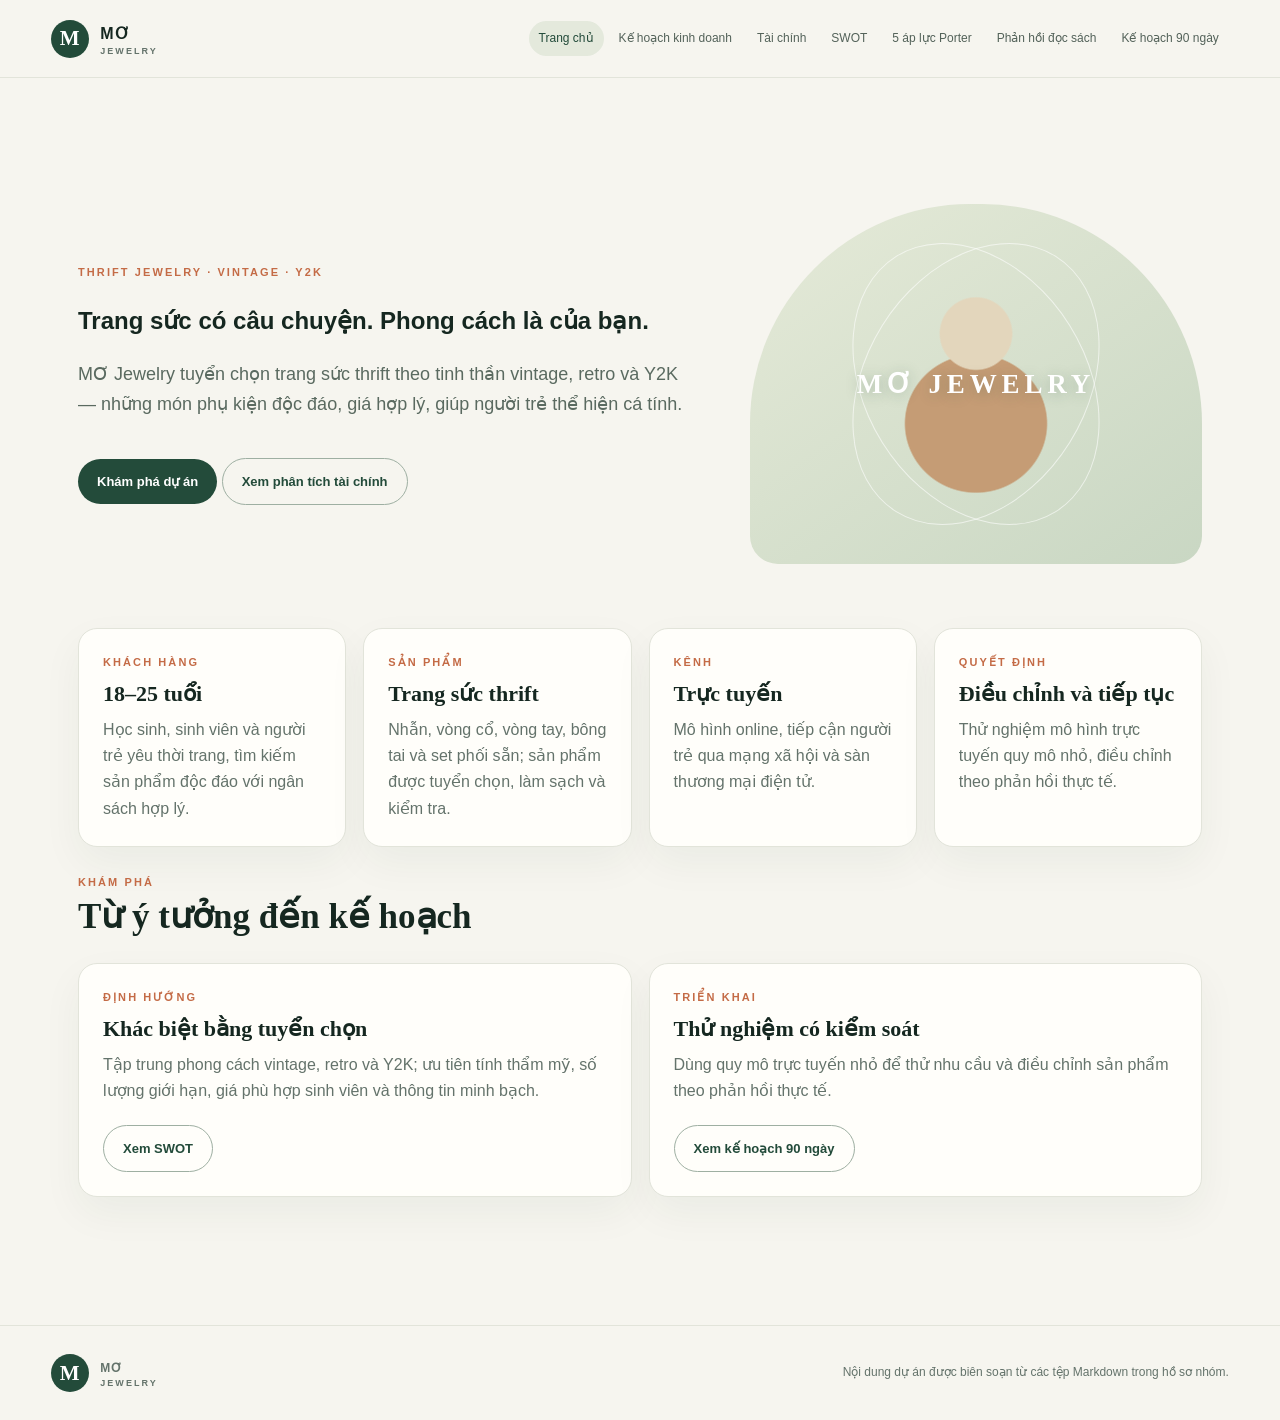
<file: index.html>
<!doctype html><html lang="vi"><head><meta charset="utf-8"><meta name="viewport" content="width=device-width, initial-scale=1"><meta name="theme-color" content="#10251f"><title>Trang chủ · MƠ Jewelry</title><link rel="stylesheet" href="style.css"></head><body><header class="topbar"><a class="brand" href="index.html"><span class="brand-mark">M</span><span>MƠ <small>JEWELRY</small></span></a><button class="menu-toggle" aria-label="Mở điều hướng" onclick="document.body.classList.toggle('nav-open')">☰</button><nav><a class="active" href="index.html">Trang chủ</a><a class="" href="business-plan.html">Kế hoạch kinh doanh</a><a class="" href="financial-analysis.html">Tài chính</a><a class="" href="swot.html">SWOT</a><a class="" href="five-forces.html">5 áp lực Porter</a><a class="" href="reflections.html">Phản hồi đọc sách</a><a class="" href="action-plan.html">Kế hoạch 90 ngày</a></nav></header><main><section class="hero-home"><div><div class="eyebrow">Thrift jewelry · Vintage · Y2K</div><h1>Trang sức có câu chuyện. Phong cách là của bạn.</h1><p class="lead">MƠ Jewelry tuyển chọn trang sức thrift theo tinh thần vintage, retro và Y2K — những món phụ kiện độc đáo, giá hợp lý, giúp người trẻ thể hiện cá tính.</p><a class="button" href="business-plan.html">Khám phá dự án</a> <a class="button secondary" href="financial-analysis.html">Xem phân tích tài chính</a></div><div class="hero-art"><span>MƠ JEWELRY</span></div></section><section class="grid four"><article class="card"><div class="eyebrow">Khách hàng</div><h3>18–25 tuổi</h3><p>Học sinh, sinh viên và người trẻ yêu thời trang, tìm kiếm sản phẩm độc đáo với ngân sách hợp lý.</p></article><article class="card"><div class="eyebrow">Sản phẩm</div><h3>Trang sức thrift</h3><p>Nhẫn, vòng cổ, vòng tay, bông tai và set phối sẵn; sản phẩm được tuyển chọn, làm sạch và kiểm tra.</p></article><article class="card"><div class="eyebrow">Kênh</div><h3>Trực tuyến</h3><p>Mô hình online, tiếp cận người trẻ qua mạng xã hội và sàn thương mại điện tử.</p></article><article class="card"><div class="eyebrow">Quyết định</div><h3>Điều chỉnh và tiếp tục</h3><p>Thử nghiệm mô hình trực tuyến quy mô nhỏ, điều chỉnh theo phản hồi thực tế.</p></article></section><section class="section"><div class="section-head"><div><div class="eyebrow">Khám phá</div><h2>Từ ý tưởng đến kế hoạch</h2></div></div><div class="grid two"><article class="card"><div class="eyebrow">Định hướng</div><h3>Khác biệt bằng tuyển chọn</h3><p>Tập trung phong cách vintage, retro và Y2K; ưu tiên tính thẩm mỹ, số lượng giới hạn, giá phù hợp sinh viên và thông tin minh bạch.</p><a class="button secondary" href="swot.html">Xem SWOT</a></article><article class="card"><div class="eyebrow">Triển khai</div><h3>Thử nghiệm có kiểm soát</h3><p>Dùng quy mô trực tuyến nhỏ để thử nhu cầu và điều chỉnh sản phẩm theo phản hồi thực tế.</p><a class="button secondary" href="action-plan.html">Xem kế hoạch 90 ngày</a></article></div></section></main><footer><a class="brand" href="index.html"><span class="brand-mark">M</span><span>MƠ <small>JEWELRY</small></span></a><p>Nội dung dự án được biên soạn từ các tệp Markdown trong hồ sơ nhóm.</p></footer></body></html>
</file>
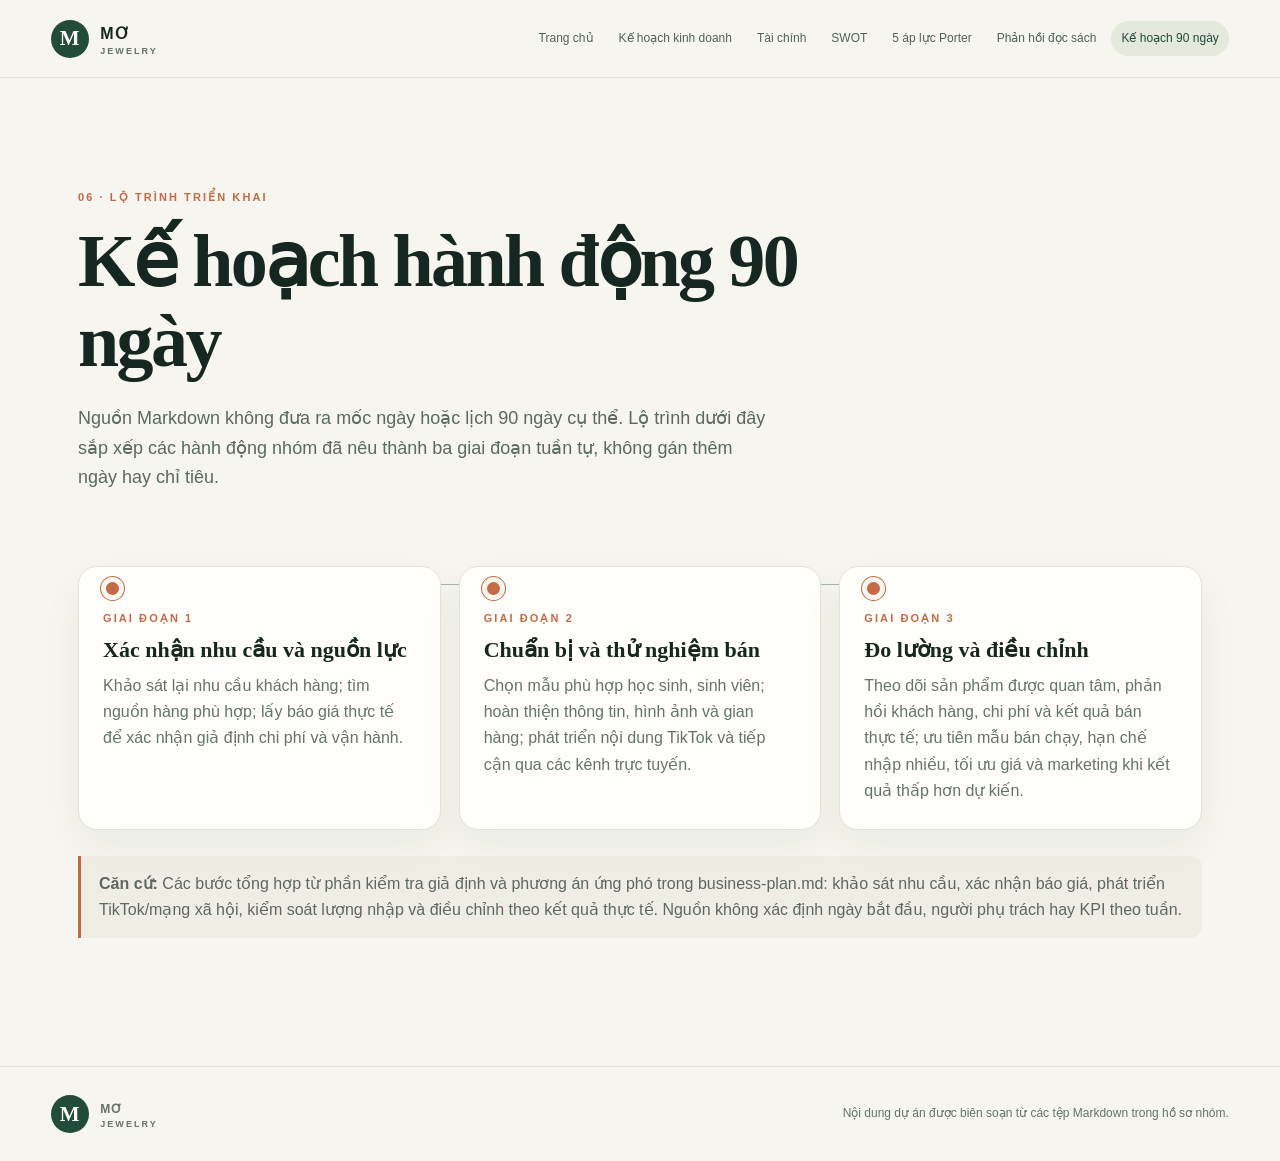
<file: action-plan.html>
<!doctype html><html lang="vi"><head><meta charset="utf-8"><meta name="viewport" content="width=device-width, initial-scale=1"><meta name="theme-color" content="#10251f"><title>Kế hoạch hành động 90 ngày · MƠ Jewelry</title><link rel="stylesheet" href="style.css"></head><body><header class="topbar"><a class="brand" href="index.html"><span class="brand-mark">M</span><span>MƠ <small>JEWELRY</small></span></a><button class="menu-toggle" aria-label="Mở điều hướng" onclick="document.body.classList.toggle('nav-open')">☰</button><nav><a class="" href="index.html">Trang chủ</a><a class="" href="business-plan.html">Kế hoạch kinh doanh</a><a class="" href="financial-analysis.html">Tài chính</a><a class="" href="swot.html">SWOT</a><a class="" href="five-forces.html">5 áp lực Porter</a><a class="" href="reflections.html">Phản hồi đọc sách</a><a class="active" href="action-plan.html">Kế hoạch 90 ngày</a></nav></header><main><section class="hero"><div class="eyebrow">06 · Lộ trình triển khai</div><h1>Kế hoạch hành động 90 ngày</h1><p class="lead">Nguồn Markdown không đưa ra mốc ngày hoặc lịch 90 ngày cụ thể. Lộ trình dưới đây sắp xếp các hành động nhóm đã nêu thành ba giai đoạn tuần tự, không gán thêm ngày hay chỉ tiêu.</p></section><section class="timeline"><article class="card phase"><div class="eyebrow">Giai đoạn 1</div><h3>Xác nhận nhu cầu và nguồn lực</h3><p>Khảo sát lại nhu cầu khách hàng; tìm nguồn hàng phù hợp; lấy báo giá thực tế để xác nhận giả định chi phí và vận hành.</p></article><article class="card phase"><div class="eyebrow">Giai đoạn 2</div><h3>Chuẩn bị và thử nghiệm bán</h3><p>Chọn mẫu phù hợp học sinh, sinh viên; hoàn thiện thông tin, hình ảnh và gian hàng; phát triển nội dung TikTok và tiếp cận qua các kênh trực tuyến.</p></article><article class="card phase"><div class="eyebrow">Giai đoạn 3</div><h3>Đo lường và điều chỉnh</h3><p>Theo dõi sản phẩm được quan tâm, phản hồi khách hàng, chi phí và kết quả bán thực tế; ưu tiên mẫu bán chạy, hạn chế nhập nhiều, tối ưu giá và marketing khi kết quả thấp hơn dự kiến.</p></article></section><section class="section"><div class="note"><strong>Căn cứ:</strong> Các bước tổng hợp từ phần kiểm tra giả định và phương án ứng phó trong business-plan.md: khảo sát nhu cầu, xác nhận báo giá, phát triển TikTok/mạng xã hội, kiểm soát lượng nhập và điều chỉnh theo kết quả thực tế. Nguồn không xác định ngày bắt đầu, người phụ trách hay KPI theo tuần.</div></section></main><footer><a class="brand" href="index.html"><span class="brand-mark">M</span><span>MƠ <small>JEWELRY</small></span></a><p>Nội dung dự án được biên soạn từ các tệp Markdown trong hồ sơ nhóm.</p></footer></body></html>
</file>
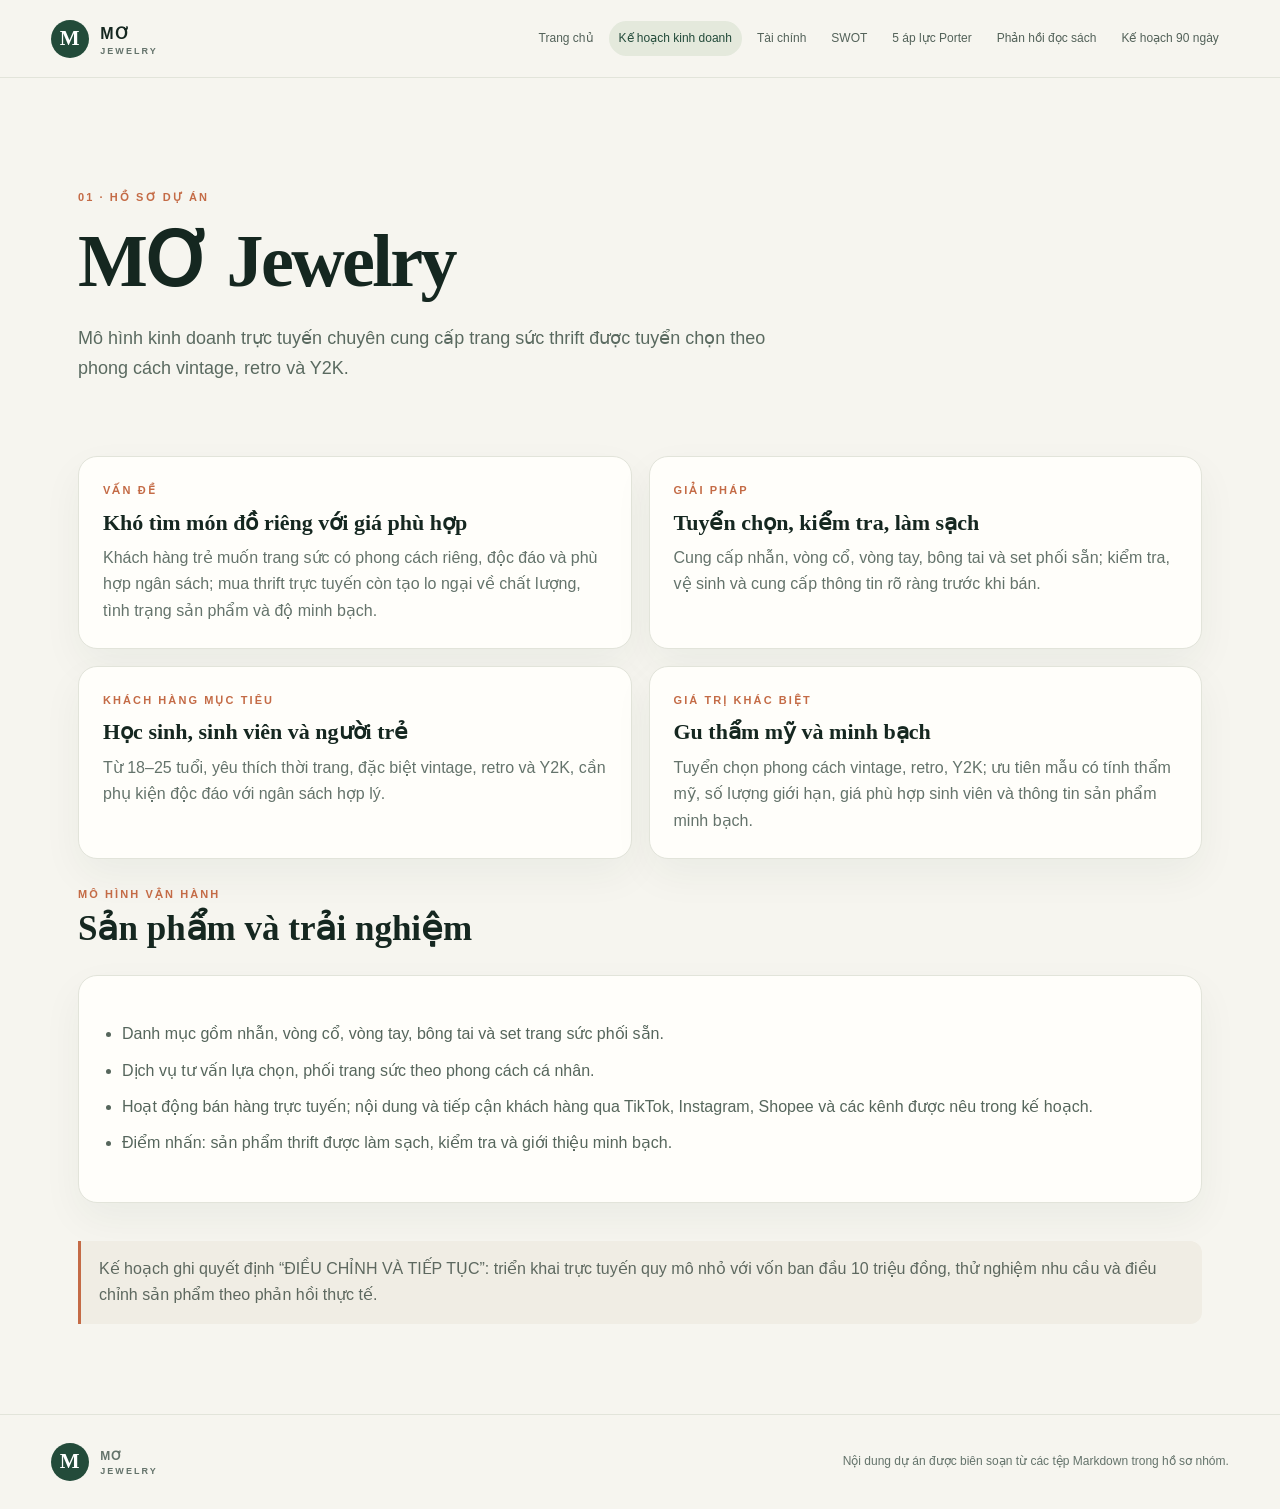
<file: business-plan.html>
<!doctype html><html lang="vi"><head><meta charset="utf-8"><meta name="viewport" content="width=device-width, initial-scale=1"><meta name="theme-color" content="#10251f"><title>Kế hoạch kinh doanh · MƠ Jewelry</title><link rel="stylesheet" href="style.css"></head><body><header class="topbar"><a class="brand" href="index.html"><span class="brand-mark">M</span><span>MƠ <small>JEWELRY</small></span></a><button class="menu-toggle" aria-label="Mở điều hướng" onclick="document.body.classList.toggle('nav-open')">☰</button><nav><a class="" href="index.html">Trang chủ</a><a class="active" href="business-plan.html">Kế hoạch kinh doanh</a><a class="" href="financial-analysis.html">Tài chính</a><a class="" href="swot.html">SWOT</a><a class="" href="five-forces.html">5 áp lực Porter</a><a class="" href="reflections.html">Phản hồi đọc sách</a><a class="" href="action-plan.html">Kế hoạch 90 ngày</a></nav></header><main><section class="hero"><div class="eyebrow">01 · Hồ sơ dự án</div><h1>MƠ Jewelry</h1><p class="lead">Mô hình kinh doanh trực tuyến chuyên cung cấp trang sức thrift được tuyển chọn theo phong cách vintage, retro và Y2K.</p></section><section class="grid two"><article class="card"><div class="eyebrow">Vấn đề</div><h3>Khó tìm món đồ riêng với giá phù hợp</h3><p>Khách hàng trẻ muốn trang sức có phong cách riêng, độc đáo và phù hợp ngân sách; mua thrift trực tuyến còn tạo lo ngại về chất lượng, tình trạng sản phẩm và độ minh bạch.</p></article><article class="card"><div class="eyebrow">Giải pháp</div><h3>Tuyển chọn, kiểm tra, làm sạch</h3><p>Cung cấp nhẫn, vòng cổ, vòng tay, bông tai và set phối sẵn; kiểm tra, vệ sinh và cung cấp thông tin rõ ràng trước khi bán.</p></article><article class="card"><div class="eyebrow">Khách hàng mục tiêu</div><h3>Học sinh, sinh viên và người trẻ</h3><p>Từ 18–25 tuổi, yêu thích thời trang, đặc biệt vintage, retro và Y2K, cần phụ kiện độc đáo với ngân sách hợp lý.</p></article><article class="card"><div class="eyebrow">Giá trị khác biệt</div><h3>Gu thẩm mỹ và minh bạch</h3><p>Tuyển chọn phong cách vintage, retro, Y2K; ưu tiên mẫu có tính thẩm mỹ, số lượng giới hạn, giá phù hợp sinh viên và thông tin sản phẩm minh bạch.</p></article></section><section class="section"><div class="section-head"><div><div class="eyebrow">Mô hình vận hành</div><h2>Sản phẩm và trải nghiệm</h2></div></div><div class="panel"><ul class="list"><li>Danh mục gồm nhẫn, vòng cổ, vòng tay, bông tai và set trang sức phối sẵn.</li><li>Dịch vụ tư vấn lựa chọn, phối trang sức theo phong cách cá nhân.</li><li>Hoạt động bán hàng trực tuyến; nội dung và tiếp cận khách hàng qua TikTok, Instagram, Shopee và các kênh được nêu trong kế hoạch.</li><li>Điểm nhấn: sản phẩm thrift được làm sạch, kiểm tra và giới thiệu minh bạch.</li></ul></div></section><div class="note">Kế hoạch ghi quyết định “ĐIỀU CHỈNH VÀ TIẾP TỤC”: triển khai trực tuyến quy mô nhỏ với vốn ban đầu 10 triệu đồng, thử nghiệm nhu cầu và điều chỉnh sản phẩm theo phản hồi thực tế.</div></main><footer><a class="brand" href="index.html"><span class="brand-mark">M</span><span>MƠ <small>JEWELRY</small></span></a><p>Nội dung dự án được biên soạn từ các tệp Markdown trong hồ sơ nhóm.</p></footer></body></html>
</file>
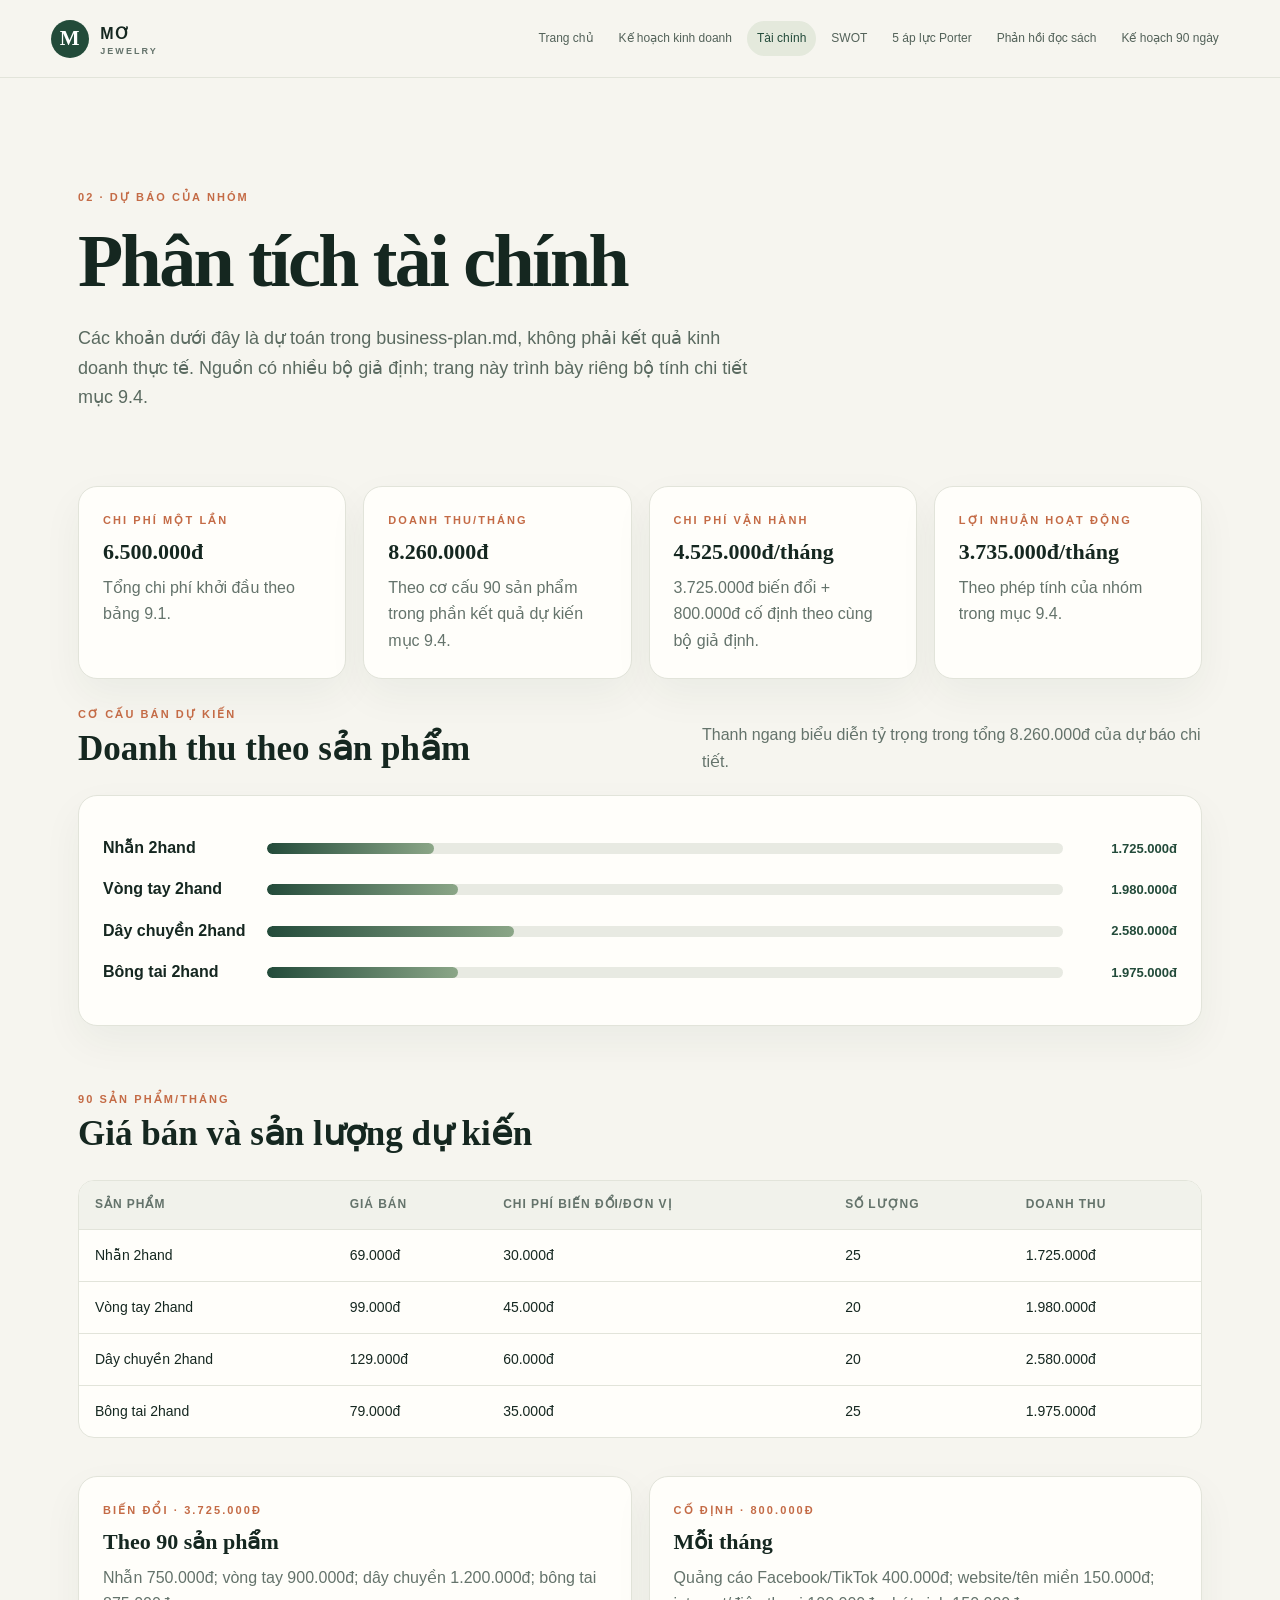
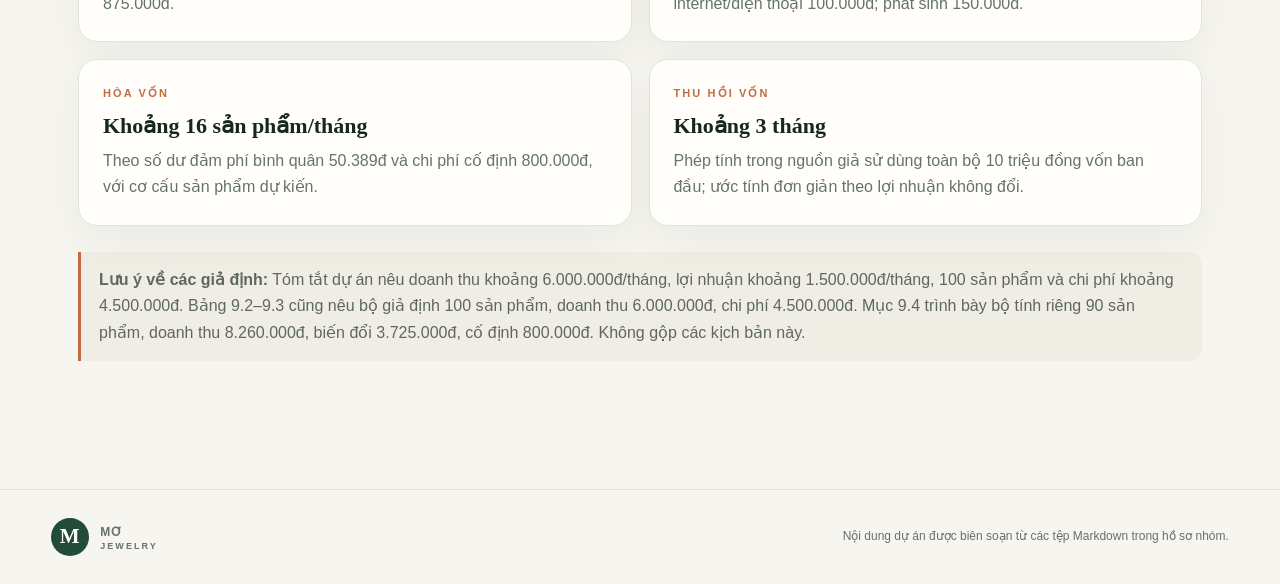
<file: financial-analysis.html>
<!doctype html><html lang="vi"><head><meta charset="utf-8"><meta name="viewport" content="width=device-width, initial-scale=1"><meta name="theme-color" content="#10251f"><title>Phân tích tài chính · MƠ Jewelry</title><link rel="stylesheet" href="style.css"></head><body><header class="topbar"><a class="brand" href="index.html"><span class="brand-mark">M</span><span>MƠ <small>JEWELRY</small></span></a><button class="menu-toggle" aria-label="Mở điều hướng" onclick="document.body.classList.toggle('nav-open')">☰</button><nav><a class="" href="index.html">Trang chủ</a><a class="" href="business-plan.html">Kế hoạch kinh doanh</a><a class="active" href="financial-analysis.html">Tài chính</a><a class="" href="swot.html">SWOT</a><a class="" href="five-forces.html">5 áp lực Porter</a><a class="" href="reflections.html">Phản hồi đọc sách</a><a class="" href="action-plan.html">Kế hoạch 90 ngày</a></nav></header><main><section class="hero"><div class="eyebrow">02 · Dự báo của nhóm</div><h1>Phân tích tài chính</h1><p class="lead">Các khoản dưới đây là dự toán trong business-plan.md, không phải kết quả kinh doanh thực tế. Nguồn có nhiều bộ giả định; trang này trình bày riêng bộ tính chi tiết mục 9.4.</p></section><section class="grid four"><article class="card"><div class="eyebrow">Chi phí một lần</div><h3>6.500.000đ</h3><p>Tổng chi phí khởi đầu theo bảng 9.1.</p></article><article class="card"><div class="eyebrow">Doanh thu/tháng</div><h3>8.260.000đ</h3><p>Theo cơ cấu 90 sản phẩm trong phần kết quả dự kiến mục 9.4.</p></article><article class="card"><div class="eyebrow">Chi phí vận hành</div><h3>4.525.000đ/tháng</h3><p>3.725.000đ biến đổi + 800.000đ cố định theo cùng bộ giả định.</p></article><article class="card"><div class="eyebrow">Lợi nhuận hoạt động</div><h3>3.735.000đ/tháng</h3><p>Theo phép tính của nhóm trong mục 9.4.</p></article></section><section class="section"><div class="section-head"><div><div class="eyebrow">Cơ cấu bán dự kiến</div><h2>Doanh thu theo sản phẩm</h2></div><p>Thanh ngang biểu diễn tỷ trọng trong tổng 8.260.000đ của dự báo chi tiết.</p></div><div class="panel"><div class="bar-row"><strong>Nhẫn 2hand</strong><div class="bar-track"><div class="bar" style="width:21%"></div></div><span class="bar-value">1.725.000đ</span></div><div class="bar-row"><strong>Vòng tay 2hand</strong><div class="bar-track"><div class="bar" style="width:24%"></div></div><span class="bar-value">1.980.000đ</span></div><div class="bar-row"><strong>Dây chuyền 2hand</strong><div class="bar-track"><div class="bar" style="width:31%"></div></div><span class="bar-value">2.580.000đ</span></div><div class="bar-row"><strong>Bông tai 2hand</strong><div class="bar-track"><div class="bar" style="width:24%"></div></div><span class="bar-value">1.975.000đ</span></div></div></section><section class="section"><div class="section-head"><div><div class="eyebrow">90 sản phẩm/tháng</div><h2>Giá bán và sản lượng dự kiến</h2></div></div><div class="table-wrap"><table><thead><tr><th>Sản phẩm</th><th>Giá bán</th><th>Chi phí biến đổi/đơn vị</th><th>Số lượng</th><th>Doanh thu</th></tr></thead><tbody><tr><td>Nhẫn 2hand</td><td>69.000đ</td><td>30.000đ</td><td>25</td><td>1.725.000đ</td></tr><tr><td>Vòng tay 2hand</td><td>99.000đ</td><td>45.000đ</td><td>20</td><td>1.980.000đ</td></tr><tr><td>Dây chuyền 2hand</td><td>129.000đ</td><td>60.000đ</td><td>20</td><td>2.580.000đ</td></tr><tr><td>Bông tai 2hand</td><td>79.000đ</td><td>35.000đ</td><td>25</td><td>1.975.000đ</td></tr></tbody></table></div></section><section class="grid two"><article class="card"><div class="eyebrow">Biến đổi · 3.725.000đ</div><h3>Theo 90 sản phẩm</h3><p>Nhẫn 750.000đ; vòng tay 900.000đ; dây chuyền 1.200.000đ; bông tai 875.000đ.</p></article><article class="card"><div class="eyebrow">Cố định · 800.000đ</div><h3>Mỗi tháng</h3><p>Quảng cáo Facebook/TikTok 400.000đ; website/tên miền 150.000đ; internet/điện thoại 100.000đ; phát sinh 150.000đ.</p></article><article class="card"><div class="eyebrow">Hòa vốn</div><h3>Khoảng 16 sản phẩm/tháng</h3><p>Theo số dư đảm phí bình quân 50.389đ và chi phí cố định 800.000đ, với cơ cấu sản phẩm dự kiến.</p></article><article class="card"><div class="eyebrow">Thu hồi vốn</div><h3>Khoảng 3 tháng</h3><p>Phép tính trong nguồn giả sử dùng toàn bộ 10 triệu đồng vốn ban đầu; ước tính đơn giản theo lợi nhuận không đổi.</p></article></section><section class="section"><div class="note"><strong>Lưu ý về các giả định:</strong> Tóm tắt dự án nêu doanh thu khoảng 6.000.000đ/tháng, lợi nhuận khoảng 1.500.000đ/tháng, 100 sản phẩm và chi phí khoảng 4.500.000đ. Bảng 9.2–9.3 cũng nêu bộ giả định 100 sản phẩm, doanh thu 6.000.000đ, chi phí 4.500.000đ. Mục 9.4 trình bày bộ tính riêng 90 sản phẩm, doanh thu 8.260.000đ, biến đổi 3.725.000đ, cố định 800.000đ. Không gộp các kịch bản này.</div></section></main><footer><a class="brand" href="index.html"><span class="brand-mark">M</span><span>MƠ <small>JEWELRY</small></span></a><p>Nội dung dự án được biên soạn từ các tệp Markdown trong hồ sơ nhóm.</p></footer></body></html>
</file>
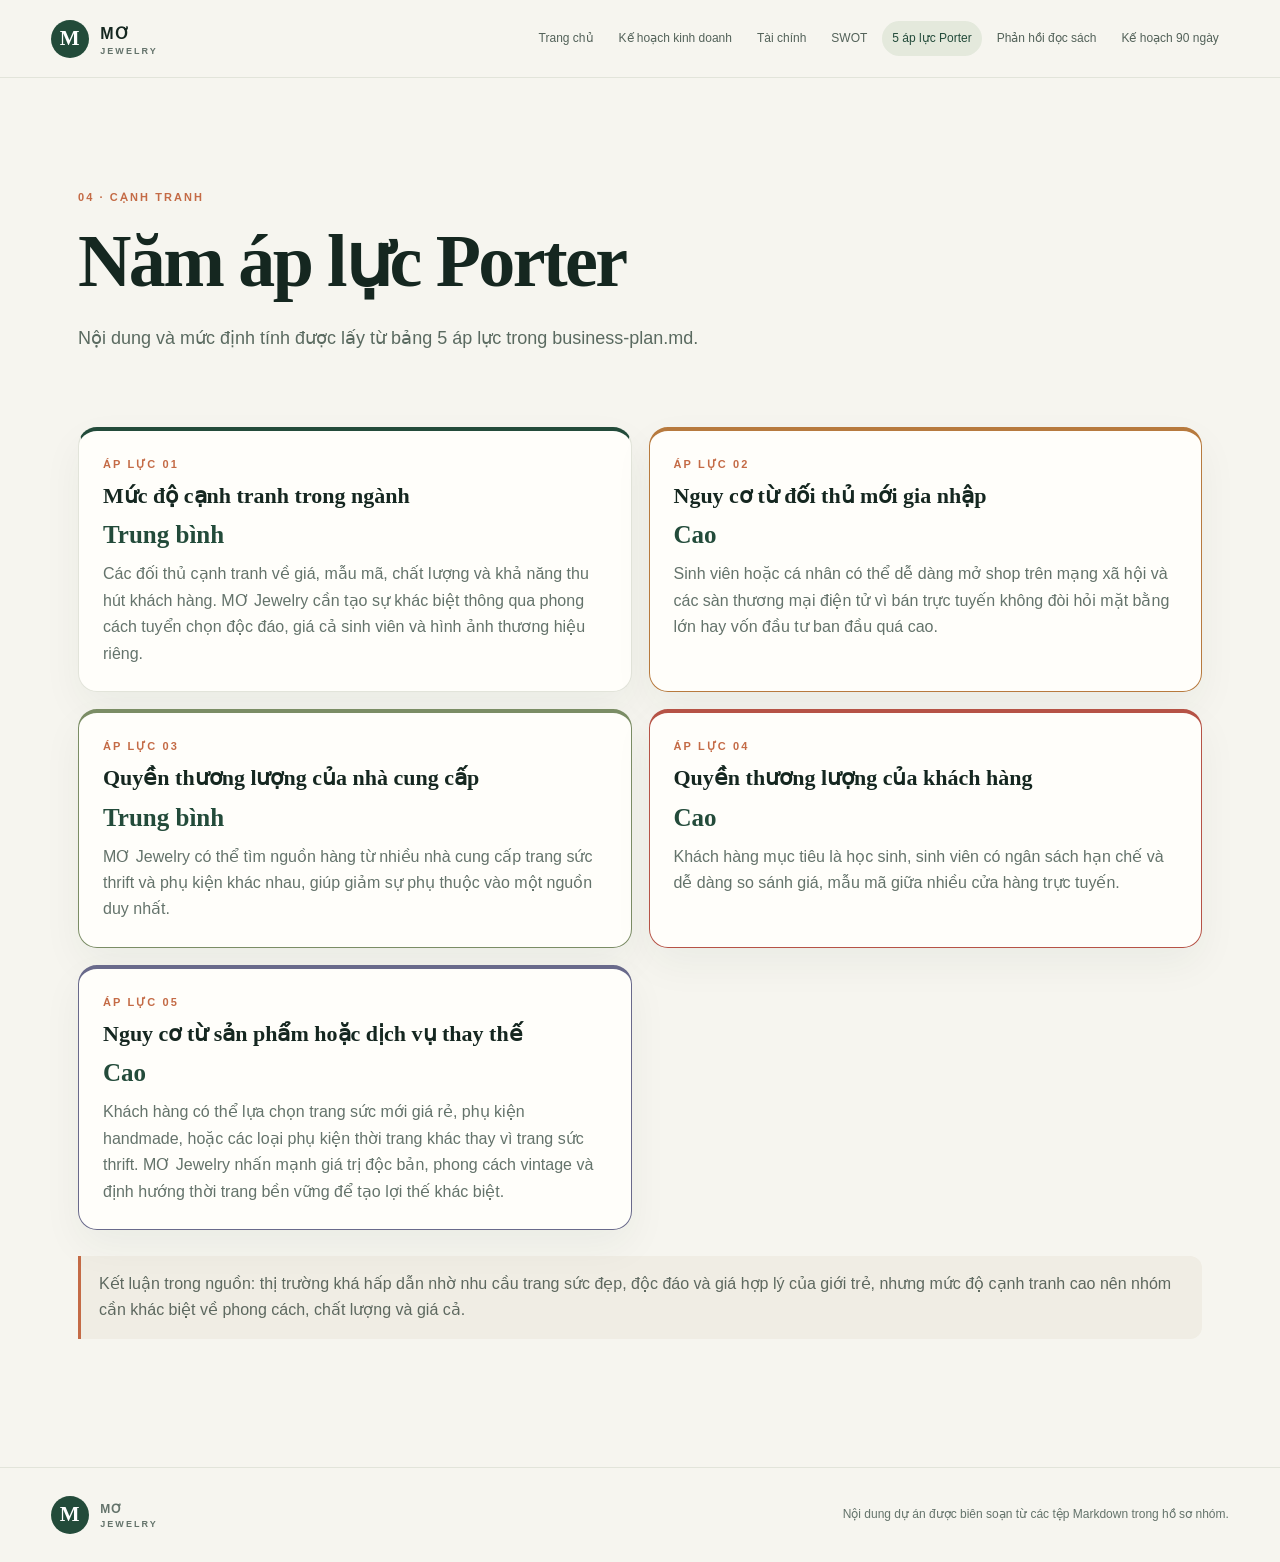
<file: five-forces.html>
<!doctype html><html lang="vi"><head><meta charset="utf-8"><meta name="viewport" content="width=device-width, initial-scale=1"><meta name="theme-color" content="#10251f"><title>Năm áp lực Porter · MƠ Jewelry</title><link rel="stylesheet" href="style.css"></head><body><header class="topbar"><a class="brand" href="index.html"><span class="brand-mark">M</span><span>MƠ <small>JEWELRY</small></span></a><button class="menu-toggle" aria-label="Mở điều hướng" onclick="document.body.classList.toggle('nav-open')">☰</button><nav><a class="" href="index.html">Trang chủ</a><a class="" href="business-plan.html">Kế hoạch kinh doanh</a><a class="" href="financial-analysis.html">Tài chính</a><a class="" href="swot.html">SWOT</a><a class="active" href="five-forces.html">5 áp lực Porter</a><a class="" href="reflections.html">Phản hồi đọc sách</a><a class="" href="action-plan.html">Kế hoạch 90 ngày</a></nav></header><main><section class="hero"><div class="eyebrow">04 · Cạnh tranh</div><h1>Năm áp lực Porter</h1><p class="lead">Nội dung và mức định tính được lấy từ bảng 5 áp lực trong business-plan.md.</p></section><section class="grid two"><article class="card force"><div class="eyebrow">Áp lực 01</div><h3>Mức độ cạnh tranh trong ngành</h3><div class="rating">Trung bình</div><p>Các đối thủ cạnh tranh về giá, mẫu mã, chất lượng và khả năng thu hút khách hàng. MƠ Jewelry cần tạo sự khác biệt thông qua phong cách tuyển chọn độc đáo, giá cả sinh viên và hình ảnh thương hiệu riêng.</p></article><article class="card force"><div class="eyebrow">Áp lực 02</div><h3>Nguy cơ từ đối thủ mới gia nhập</h3><div class="rating">Cao</div><p>Sinh viên hoặc cá nhân có thể dễ dàng mở shop trên mạng xã hội và các sàn thương mại điện tử vì bán trực tuyến không đòi hỏi mặt bằng lớn hay vốn đầu tư ban đầu quá cao.</p></article><article class="card force"><div class="eyebrow">Áp lực 03</div><h3>Quyền thương lượng của nhà cung cấp</h3><div class="rating">Trung bình</div><p>MƠ Jewelry có thể tìm nguồn hàng từ nhiều nhà cung cấp trang sức thrift và phụ kiện khác nhau, giúp giảm sự phụ thuộc vào một nguồn duy nhất.</p></article><article class="card force"><div class="eyebrow">Áp lực 04</div><h3>Quyền thương lượng của khách hàng</h3><div class="rating">Cao</div><p>Khách hàng mục tiêu là học sinh, sinh viên có ngân sách hạn chế và dễ dàng so sánh giá, mẫu mã giữa nhiều cửa hàng trực tuyến.</p></article><article class="card force"><div class="eyebrow">Áp lực 05</div><h3>Nguy cơ từ sản phẩm hoặc dịch vụ thay thế</h3><div class="rating">Cao</div><p>Khách hàng có thể lựa chọn trang sức mới giá rẻ, phụ kiện handmade, hoặc các loại phụ kiện thời trang khác thay vì trang sức thrift. MƠ Jewelry nhấn mạnh giá trị độc bản, phong cách vintage và định hướng thời trang bền vững để tạo lợi thế khác biệt.</p></article></section><section class="section"><div class="note">Kết luận trong nguồn: thị trường khá hấp dẫn nhờ nhu cầu trang sức đẹp, độc đáo và giá hợp lý của giới trẻ, nhưng mức độ cạnh tranh cao nên nhóm cần khác biệt về phong cách, chất lượng và giá cả.</div></section></main><footer><a class="brand" href="index.html"><span class="brand-mark">M</span><span>MƠ <small>JEWELRY</small></span></a><p>Nội dung dự án được biên soạn từ các tệp Markdown trong hồ sơ nhóm.</p></footer></body></html>
</file>
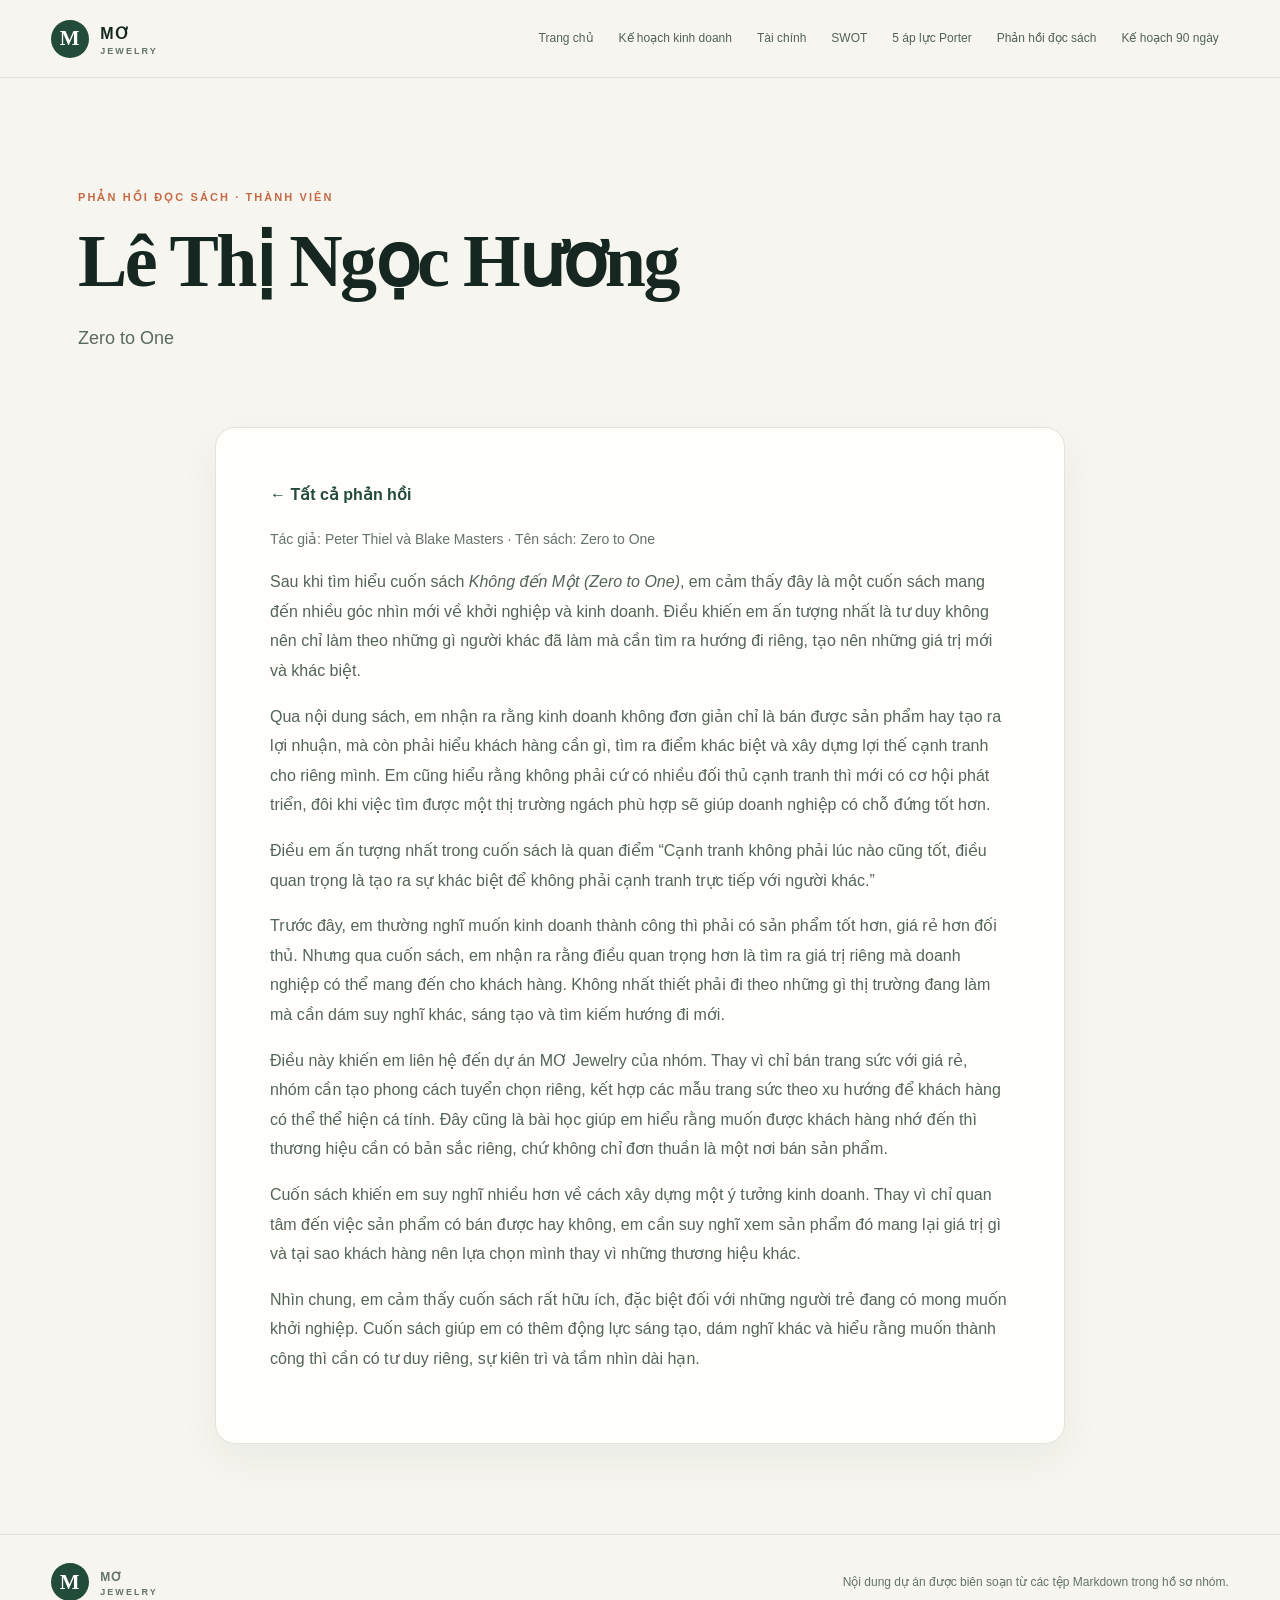
<file: reflection-24030280-lethingochuong.html>
<!doctype html><html lang="vi"><head><meta charset="utf-8"><meta name="viewport" content="width=device-width, initial-scale=1"><meta name="theme-color" content="#10251f"><title>Zero to One · MƠ Jewelry</title><link rel="stylesheet" href="style.css"></head><body><header class="topbar"><a class="brand" href="index.html"><span class="brand-mark">M</span><span>MƠ <small>JEWELRY</small></span></a><button class="menu-toggle" aria-label="Mở điều hướng" onclick="document.body.classList.toggle('nav-open')">☰</button><nav><a class="" href="index.html">Trang chủ</a><a class="" href="business-plan.html">Kế hoạch kinh doanh</a><a class="" href="financial-analysis.html">Tài chính</a><a class="" href="swot.html">SWOT</a><a class="" href="five-forces.html">5 áp lực Porter</a><a class="" href="reflections.html">Phản hồi đọc sách</a><a class="" href="action-plan.html">Kế hoạch 90 ngày</a></nav></header><main><section class="hero"><div class="eyebrow">Phản hồi đọc sách · Thành viên</div><h1>Lê Thị Ngọc Hương</h1><p class="lead">Zero to One</p></section><article class="article"><a class="back" href="reflections.html">← Tất cả phản hồi</a><div class="metadata">Tác giả: Peter Thiel và Blake Masters · Tên sách: Zero to One</div><p>Sau khi tìm hiểu cuốn sách <em>Không đến Một (Zero to One)</em>, em cảm thấy đây là một cuốn sách mang đến nhiều góc nhìn mới về khởi nghiệp và kinh doanh. Điều khiến em ấn tượng nhất là tư duy không nên chỉ làm theo những gì người khác đã làm mà cần tìm ra hướng đi riêng, tạo nên những giá trị mới và khác biệt.</p>
<p>Qua nội dung sách, em nhận ra rằng kinh doanh không đơn giản chỉ là bán được sản phẩm hay tạo ra lợi nhuận, mà còn phải hiểu khách hàng cần gì, tìm ra điểm khác biệt và xây dựng lợi thế cạnh tranh cho riêng mình. Em cũng hiểu rằng không phải cứ có nhiều đối thủ cạnh tranh thì mới có cơ hội phát triển, đôi khi việc tìm được một thị trường ngách phù hợp sẽ giúp doanh nghiệp có chỗ đứng tốt hơn.</p>
<p>Điều em ấn tượng nhất trong cuốn sách là quan điểm “Cạnh tranh không phải lúc nào cũng tốt, điều quan trọng là tạo ra sự khác biệt để không phải cạnh tranh trực tiếp với người khác.”</p>
<p>Trước đây, em thường nghĩ muốn kinh doanh thành công thì phải có sản phẩm tốt hơn, giá rẻ hơn đối thủ. Nhưng qua cuốn sách, em nhận ra rằng điều quan trọng hơn là tìm ra giá trị riêng mà doanh nghiệp có thể mang đến cho khách hàng. Không nhất thiết phải đi theo những gì thị trường đang làm mà cần dám suy nghĩ khác, sáng tạo và tìm kiếm hướng đi mới.</p>
<p>Điều này khiến em liên hệ đến dự án MƠ Jewelry của nhóm. Thay vì chỉ bán trang sức với giá rẻ, nhóm cần tạo phong cách tuyển chọn riêng, kết hợp các mẫu trang sức theo xu hướng để khách hàng có thể thể hiện cá tính. Đây cũng là bài học giúp em hiểu rằng muốn được khách hàng nhớ đến thì thương hiệu cần có bản sắc riêng, chứ không chỉ đơn thuần là một nơi bán sản phẩm.</p>
<p>Cuốn sách khiến em suy nghĩ nhiều hơn về cách xây dựng một ý tưởng kinh doanh. Thay vì chỉ quan tâm đến việc sản phẩm có bán được hay không, em cần suy nghĩ xem sản phẩm đó mang lại giá trị gì và tại sao khách hàng nên lựa chọn mình thay vì những thương hiệu khác.</p>
<p>Nhìn chung, em cảm thấy cuốn sách rất hữu ích, đặc biệt đối với những người trẻ đang có mong muốn khởi nghiệp. Cuốn sách giúp em có thêm động lực sáng tạo, dám nghĩ khác và hiểu rằng muốn thành công thì cần có tư duy riêng, sự kiên trì và tầm nhìn dài hạn.</p></article></main><footer><a class="brand" href="index.html"><span class="brand-mark">M</span><span>MƠ <small>JEWELRY</small></span></a><p>Nội dung dự án được biên soạn từ các tệp Markdown trong hồ sơ nhóm.</p></footer></body></html>
</file>
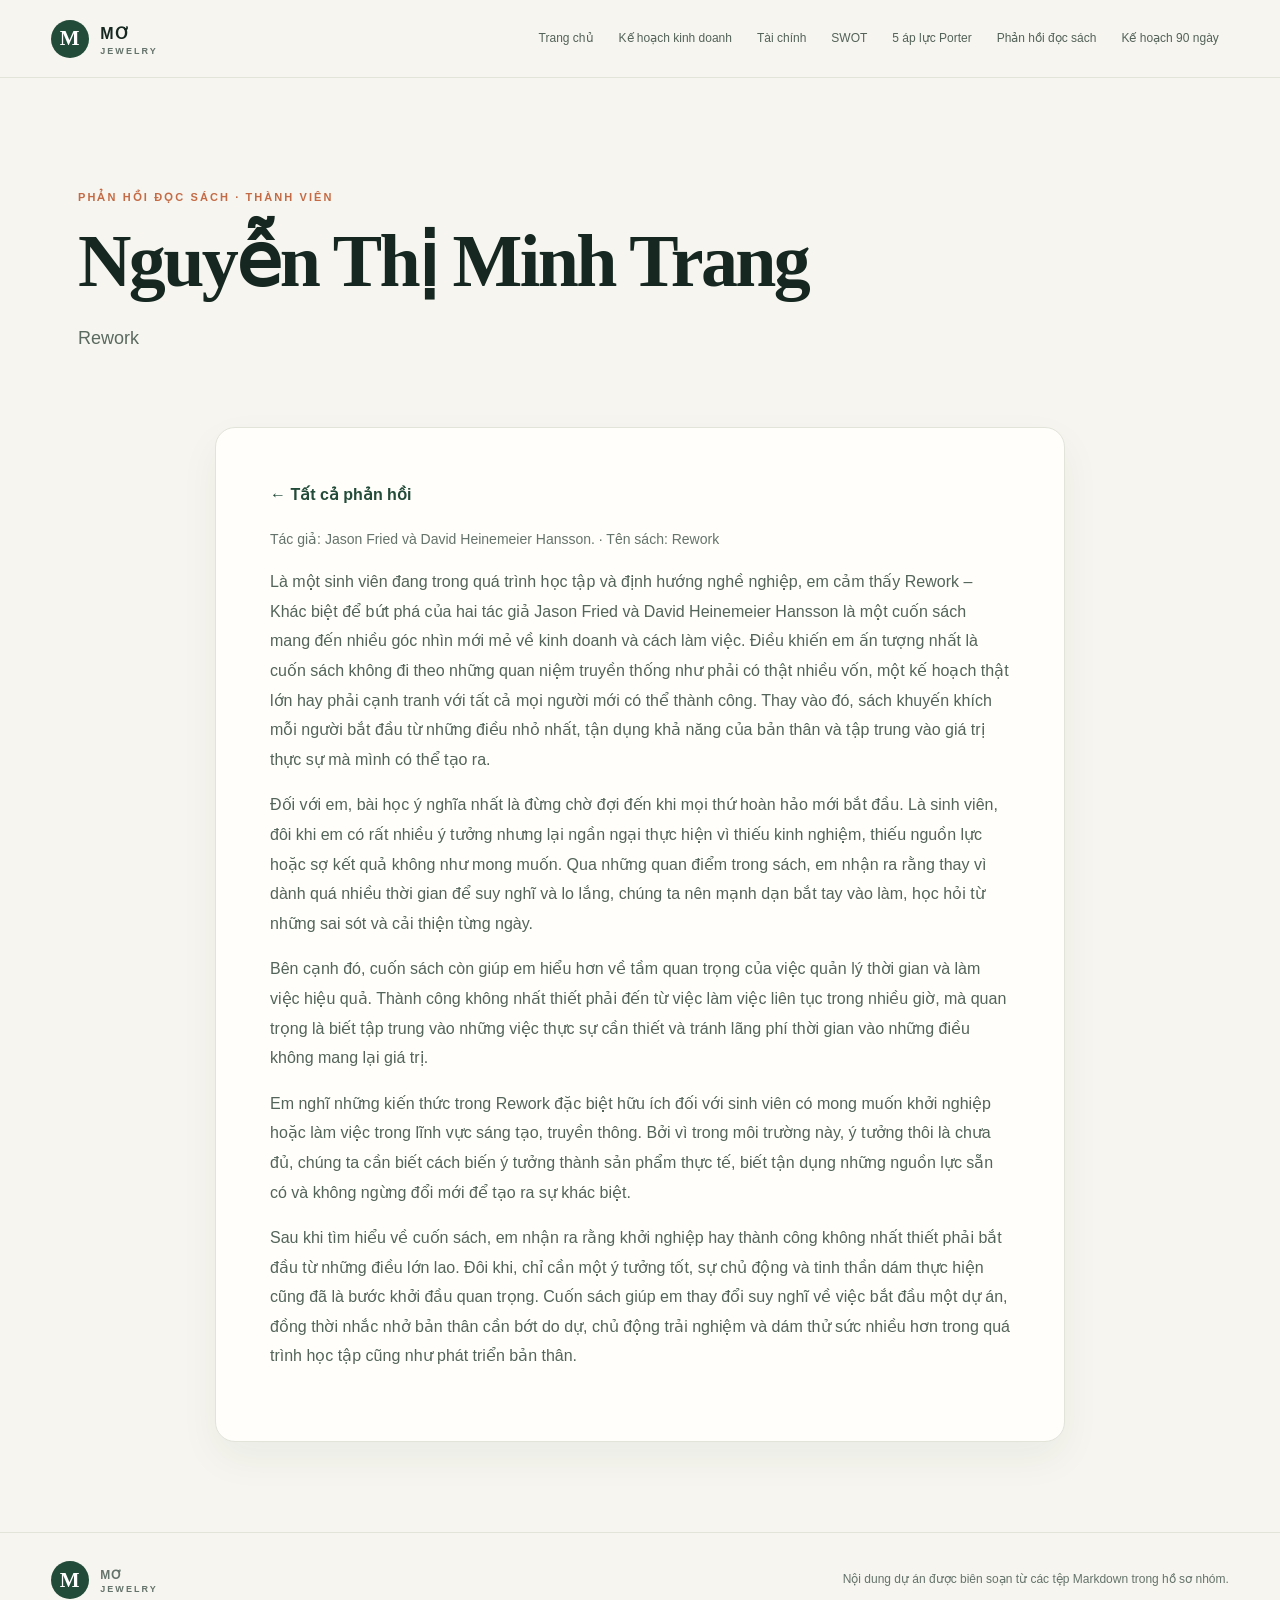
<file: reflection-24030282-nguyenthiminhtrang.html>
<!doctype html><html lang="vi"><head><meta charset="utf-8"><meta name="viewport" content="width=device-width, initial-scale=1"><meta name="theme-color" content="#10251f"><title>Rework · MƠ Jewelry</title><link rel="stylesheet" href="style.css"></head><body><header class="topbar"><a class="brand" href="index.html"><span class="brand-mark">M</span><span>MƠ <small>JEWELRY</small></span></a><button class="menu-toggle" aria-label="Mở điều hướng" onclick="document.body.classList.toggle('nav-open')">☰</button><nav><a class="" href="index.html">Trang chủ</a><a class="" href="business-plan.html">Kế hoạch kinh doanh</a><a class="" href="financial-analysis.html">Tài chính</a><a class="" href="swot.html">SWOT</a><a class="" href="five-forces.html">5 áp lực Porter</a><a class="" href="reflections.html">Phản hồi đọc sách</a><a class="" href="action-plan.html">Kế hoạch 90 ngày</a></nav></header><main><section class="hero"><div class="eyebrow">Phản hồi đọc sách · Thành viên</div><h1>Nguyễn Thị Minh Trang</h1><p class="lead">Rework</p></section><article class="article"><a class="back" href="reflections.html">← Tất cả phản hồi</a><div class="metadata">Tác giả: Jason Fried và David Heinemeier Hansson. · Tên sách: Rework</div><p>Là một sinh viên đang trong quá trình học tập và định hướng nghề nghiệp, em cảm thấy Rework – Khác biệt để bứt phá của hai tác giả Jason Fried và David Heinemeier Hansson là một cuốn sách mang đến nhiều góc nhìn mới mẻ về kinh doanh và cách làm việc. Điều khiến em ấn tượng nhất là cuốn sách không đi theo những quan niệm truyền thống như phải có thật nhiều vốn, một kế hoạch thật lớn hay phải cạnh tranh với tất cả mọi người mới có thể thành công. Thay vào đó, sách khuyến khích mỗi người bắt đầu từ những điều nhỏ nhất, tận dụng khả năng của bản thân và tập trung vào giá trị thực sự mà mình có thể tạo ra.</p>
<p>Đối với em, bài học ý nghĩa nhất là đừng chờ đợi đến khi mọi thứ hoàn hảo mới bắt đầu. Là sinh viên, đôi khi em có rất nhiều ý tưởng nhưng lại ngần ngại thực hiện vì thiếu kinh nghiệm, thiếu nguồn lực hoặc sợ kết quả không như mong muốn. Qua những quan điểm trong sách, em nhận ra rằng thay vì dành quá nhiều thời gian để suy nghĩ và lo lắng, chúng ta nên mạnh dạn bắt tay vào làm, học hỏi từ những sai sót và cải thiện từng ngày.</p>
<p>Bên cạnh đó, cuốn sách còn giúp em hiểu hơn về tầm quan trọng của việc quản lý thời gian và làm việc hiệu quả. Thành công không nhất thiết phải đến từ việc làm việc liên tục trong nhiều giờ, mà quan trọng là biết tập trung vào những việc thực sự cần thiết và tránh lãng phí thời gian vào những điều không mang lại giá trị.</p>
<p>Em nghĩ những kiến thức trong Rework đặc biệt hữu ích đối với sinh viên có mong muốn khởi nghiệp hoặc làm việc trong lĩnh vực sáng tạo, truyền thông. Bởi vì trong môi trường này, ý tưởng thôi là chưa đủ, chúng ta cần biết cách biến ý tưởng thành sản phẩm thực tế, biết tận dụng những nguồn lực sẵn có và không ngừng đổi mới để tạo ra sự khác biệt.</p>
<p>Sau khi tìm hiểu về cuốn sách, em nhận ra rằng khởi nghiệp hay thành công không nhất thiết phải bắt đầu từ những điều lớn lao. Đôi khi, chỉ cần một ý tưởng tốt, sự chủ động và tinh thần dám thực hiện cũng đã là bước khởi đầu quan trọng. Cuốn sách giúp em thay đổi suy nghĩ về việc bắt đầu một dự án, đồng thời nhắc nhở bản thân cần bớt do dự, chủ động trải nghiệm và dám thử sức nhiều hơn trong quá trình học tập cũng như phát triển bản thân.</p></article></main><footer><a class="brand" href="index.html"><span class="brand-mark">M</span><span>MƠ <small>JEWELRY</small></span></a><p>Nội dung dự án được biên soạn từ các tệp Markdown trong hồ sơ nhóm.</p></footer></body></html>
</file>
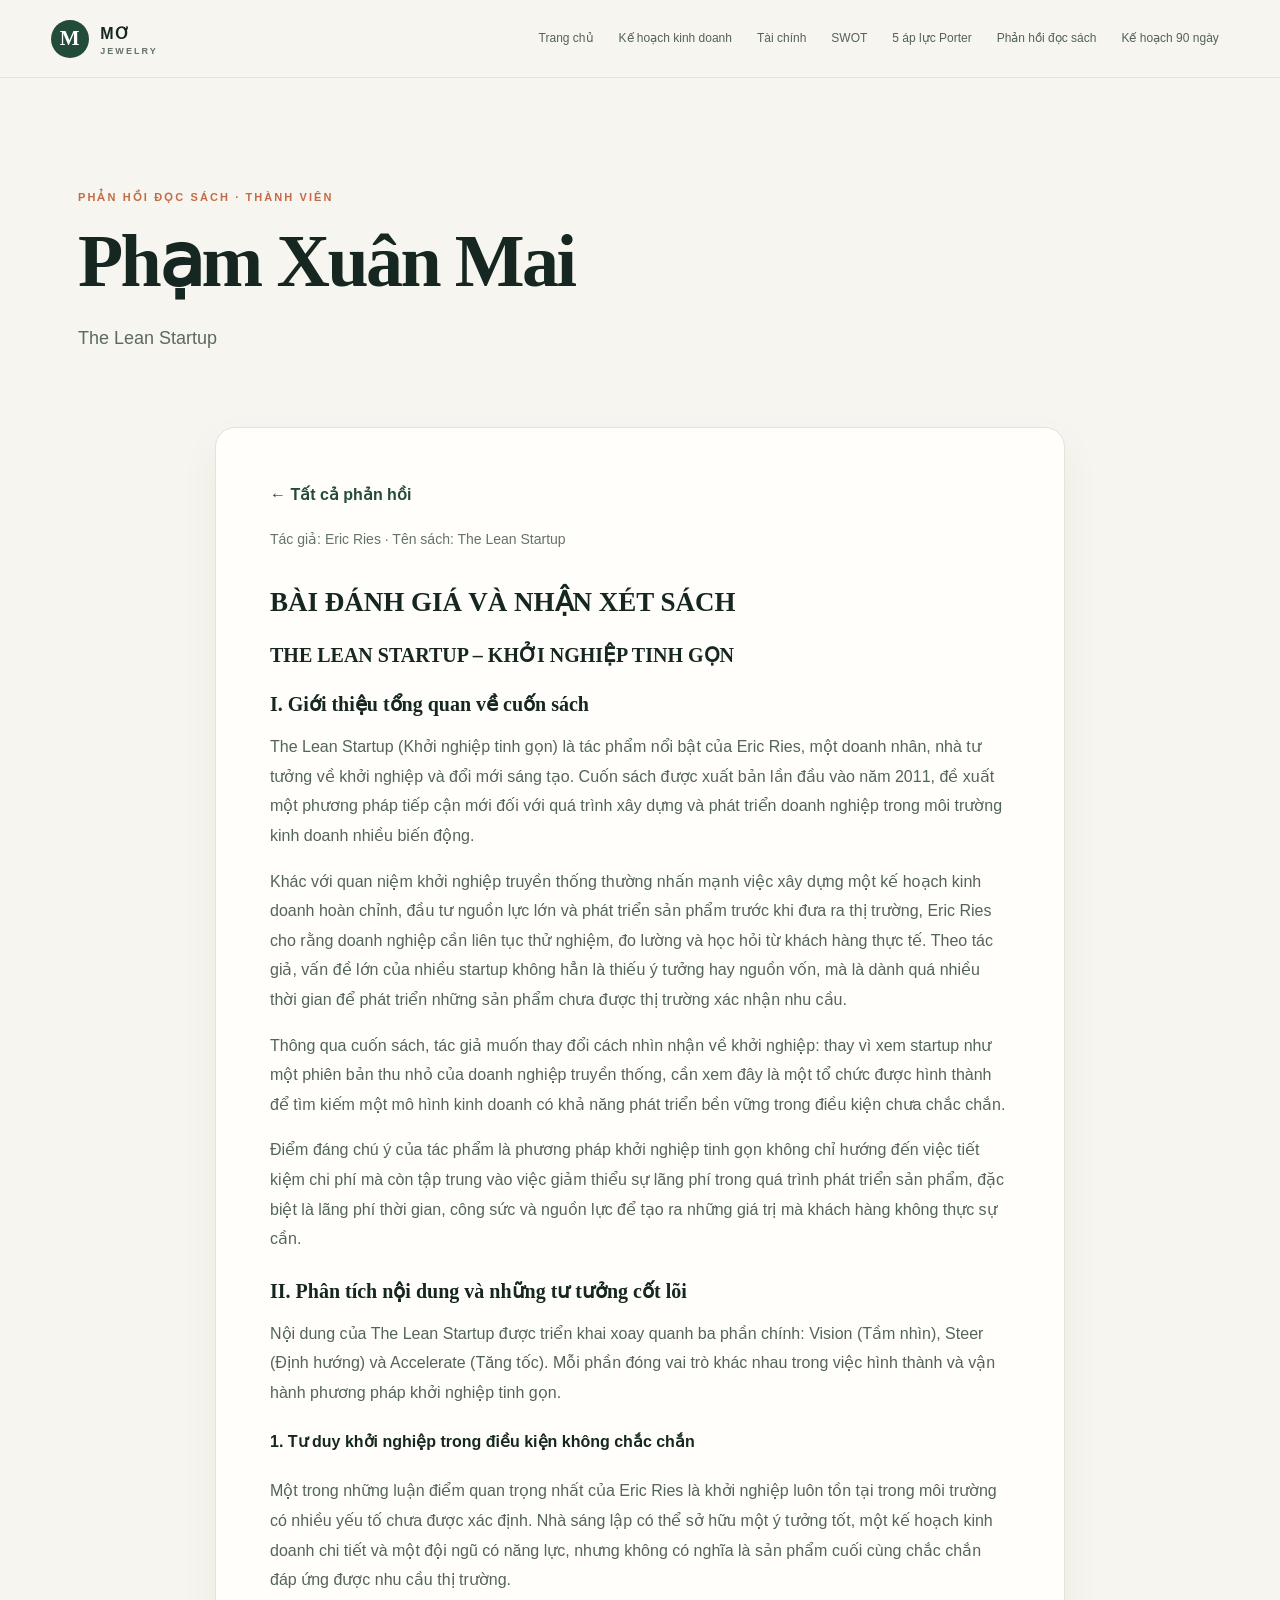
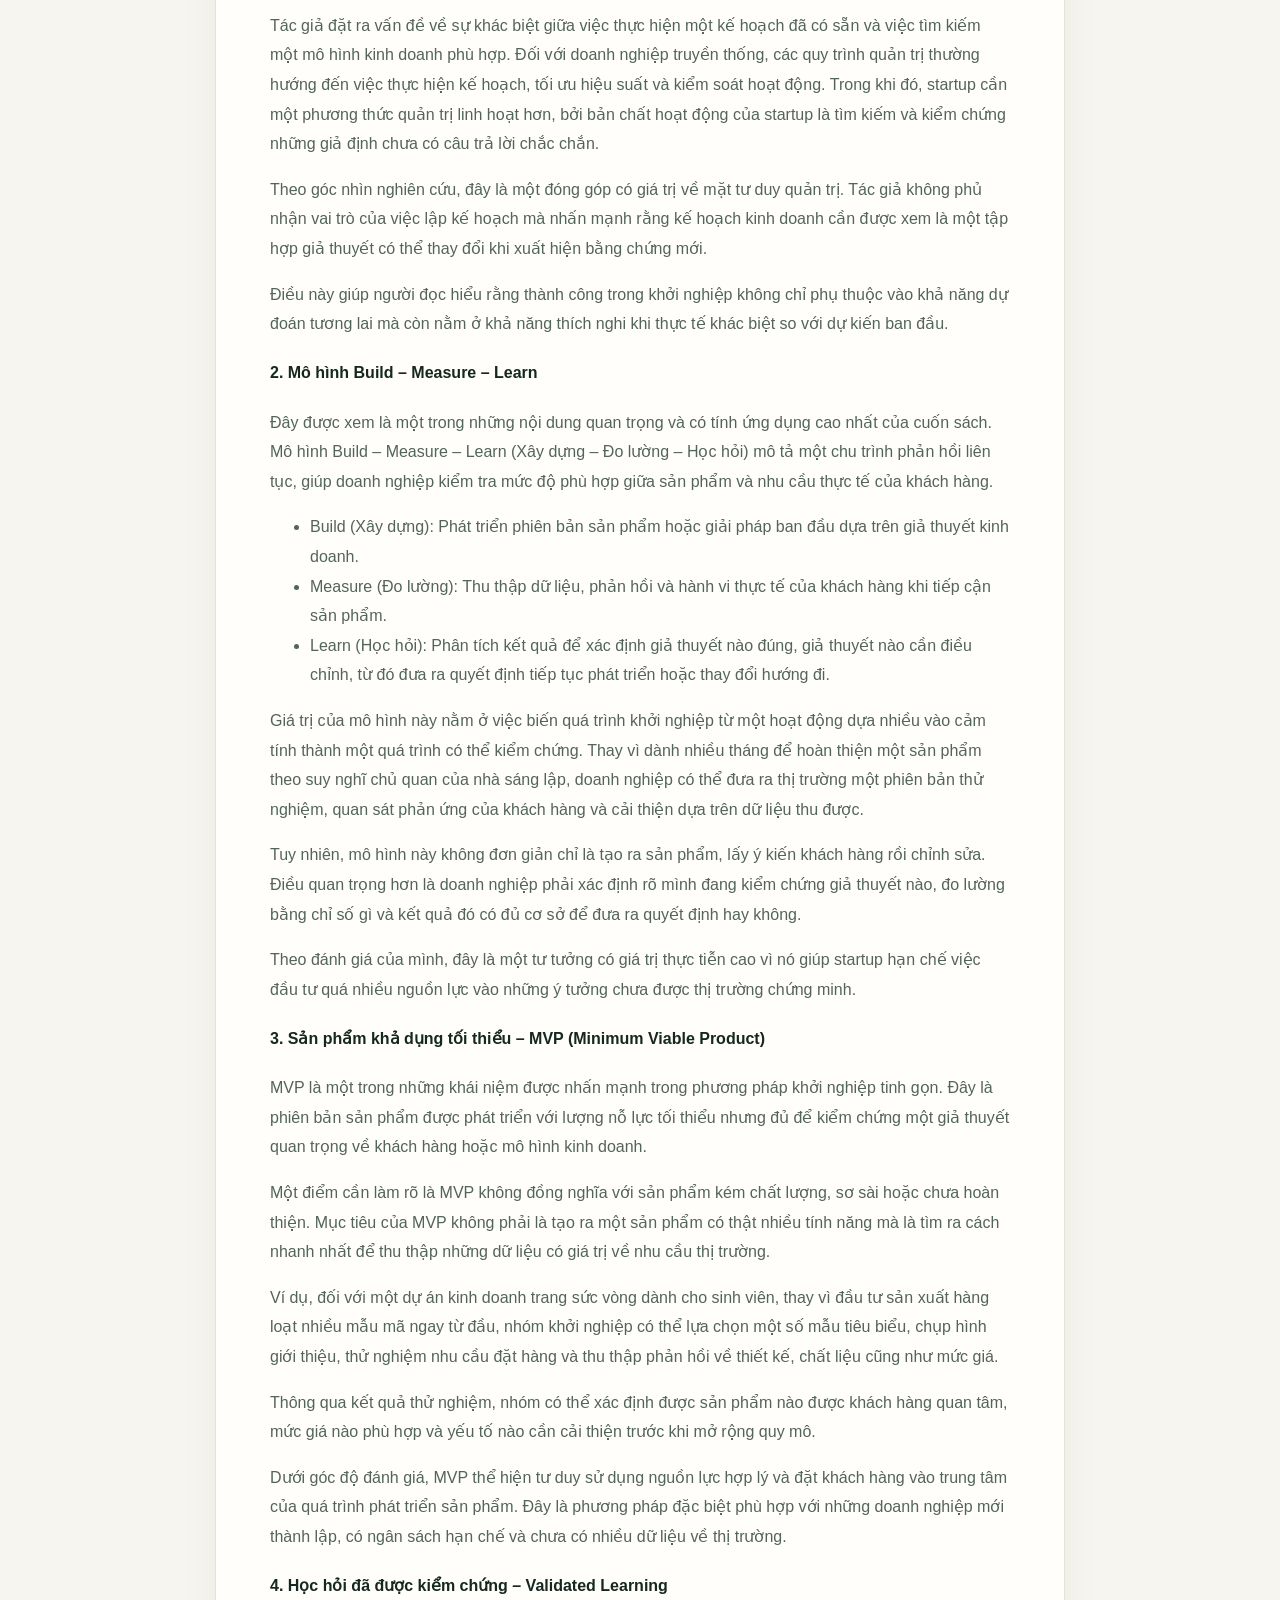
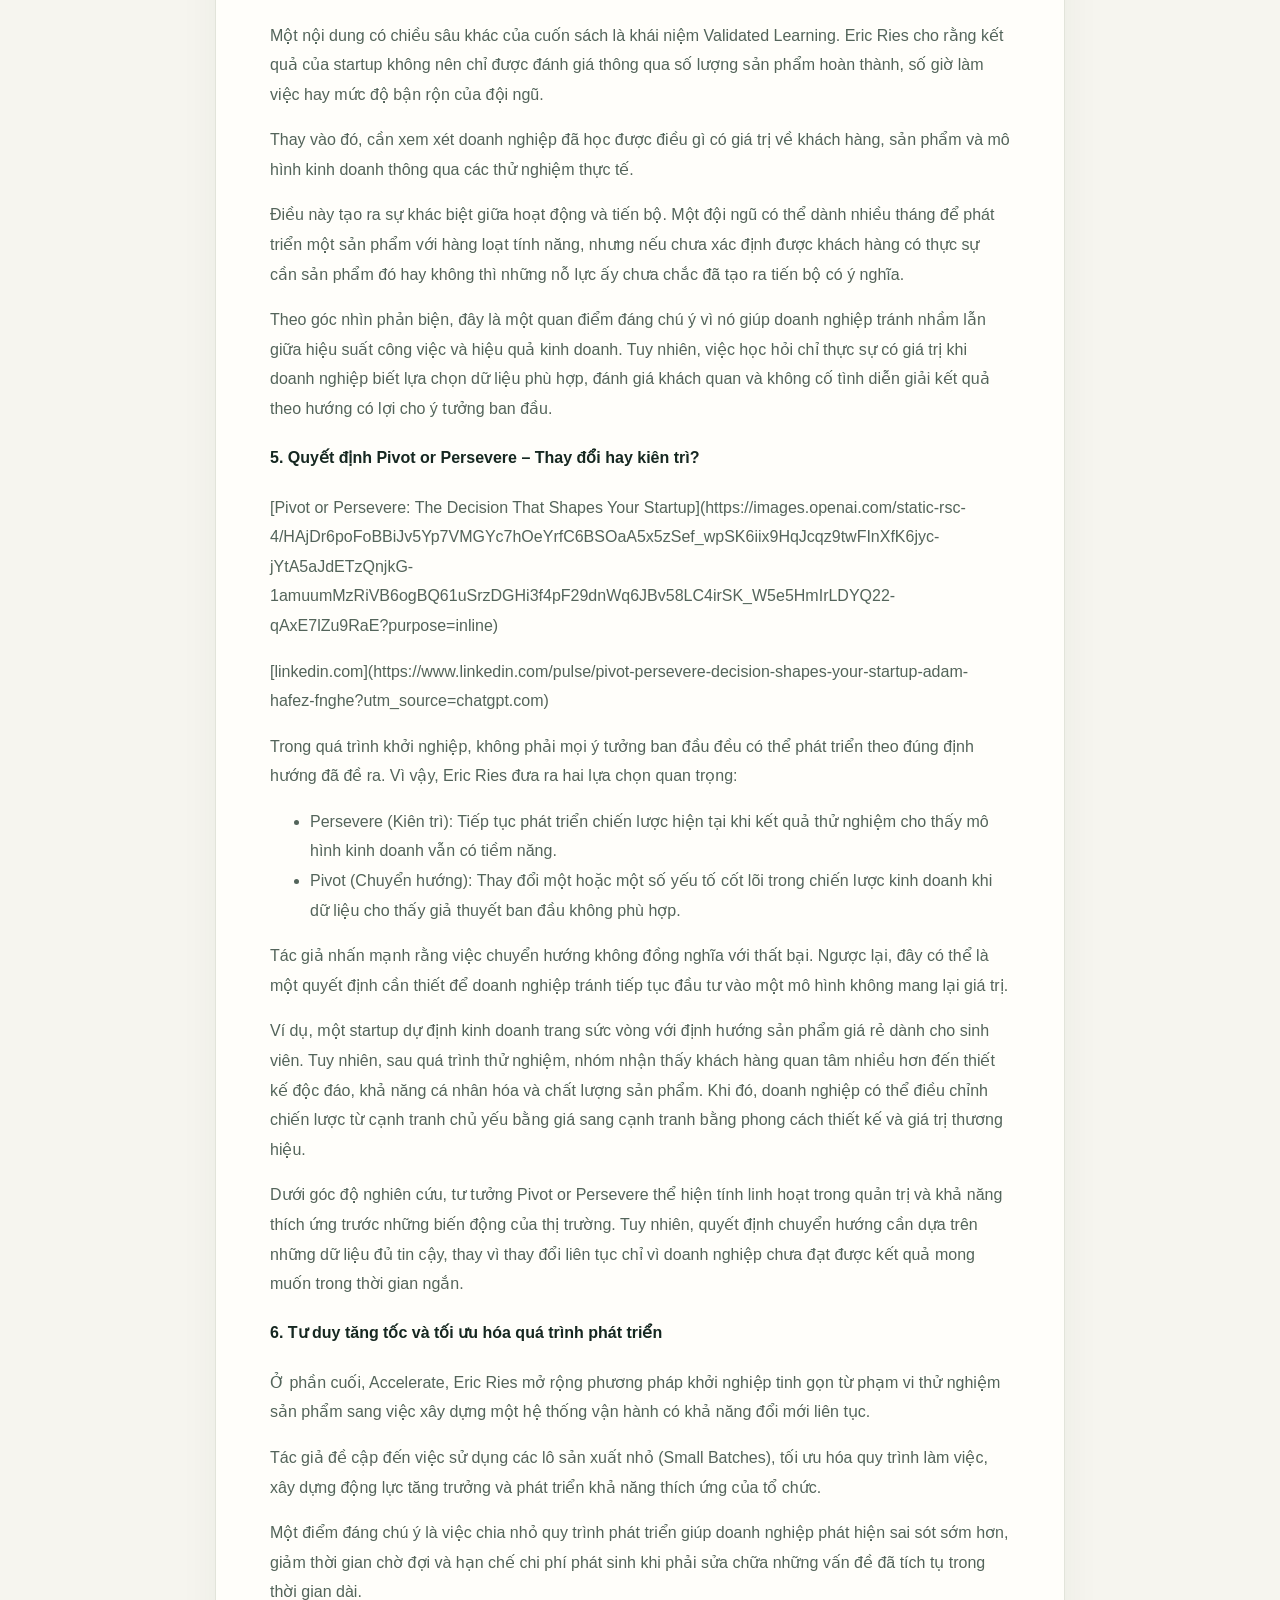
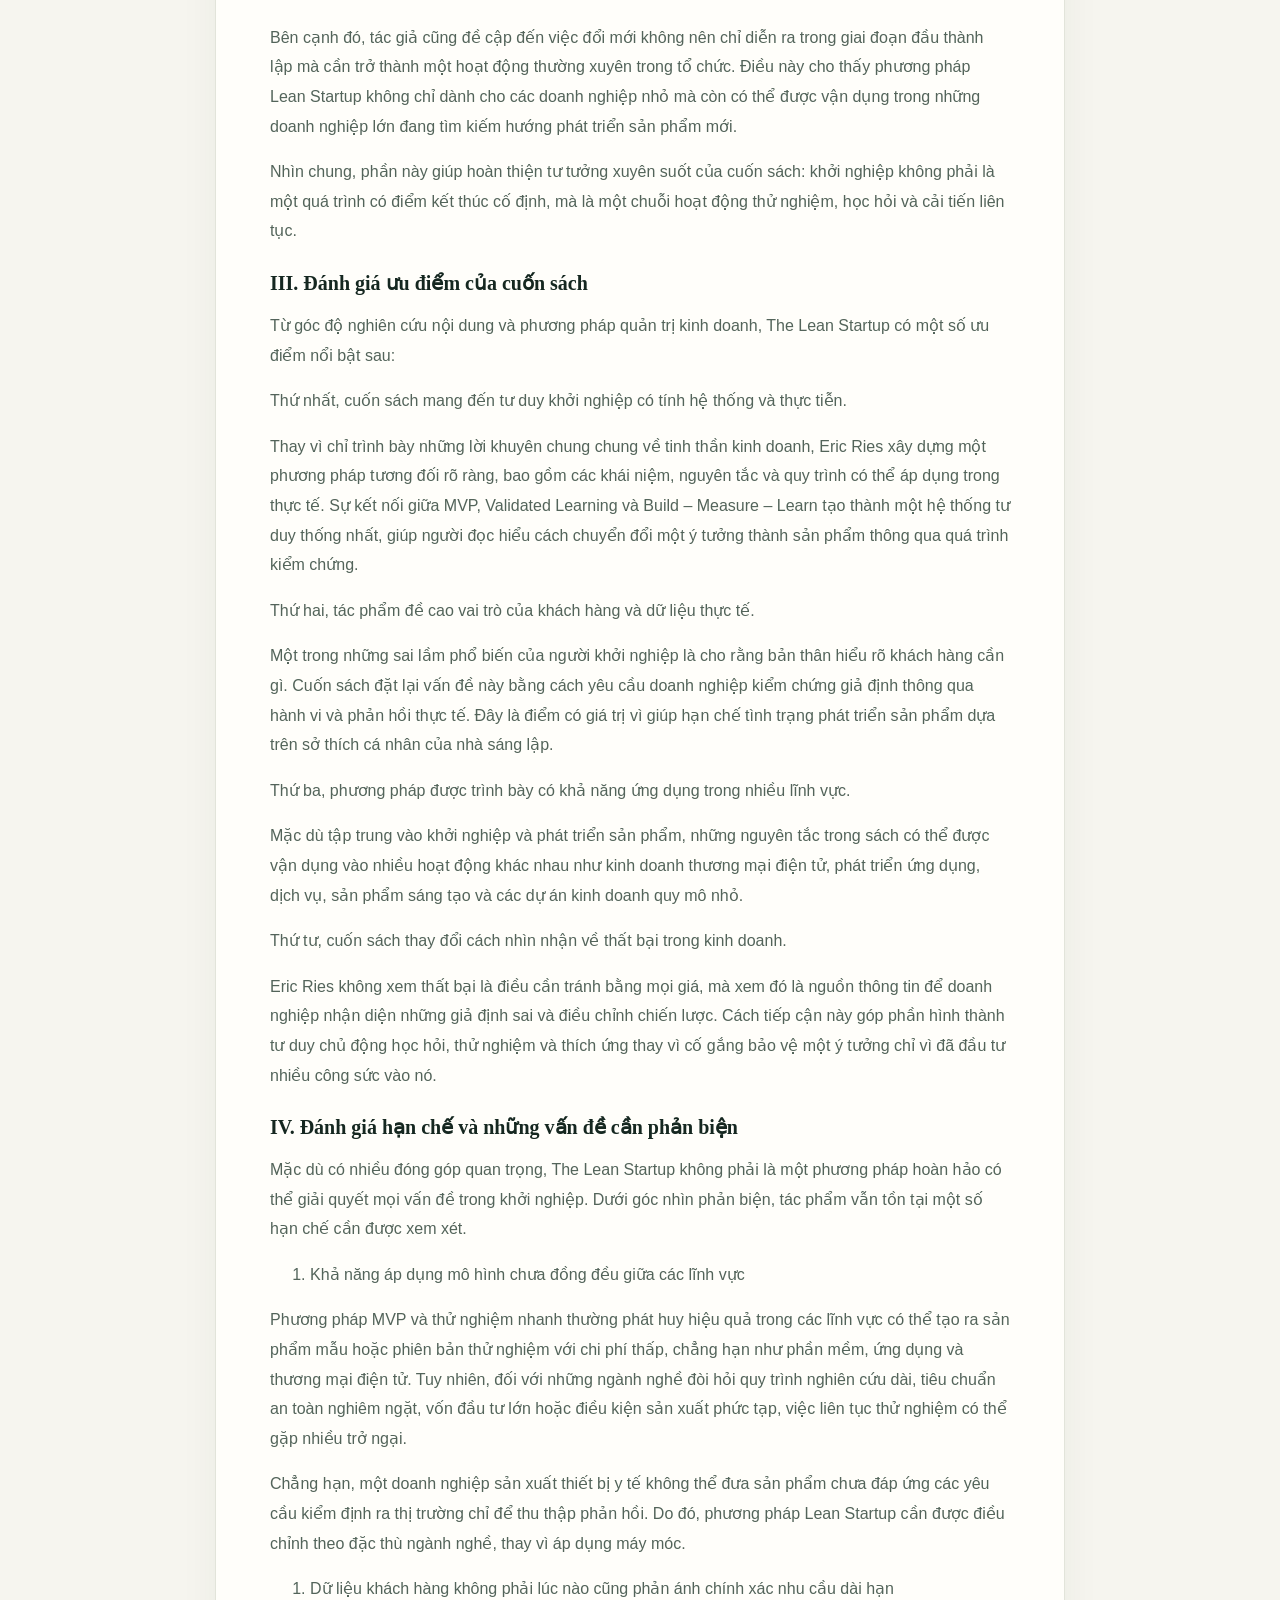
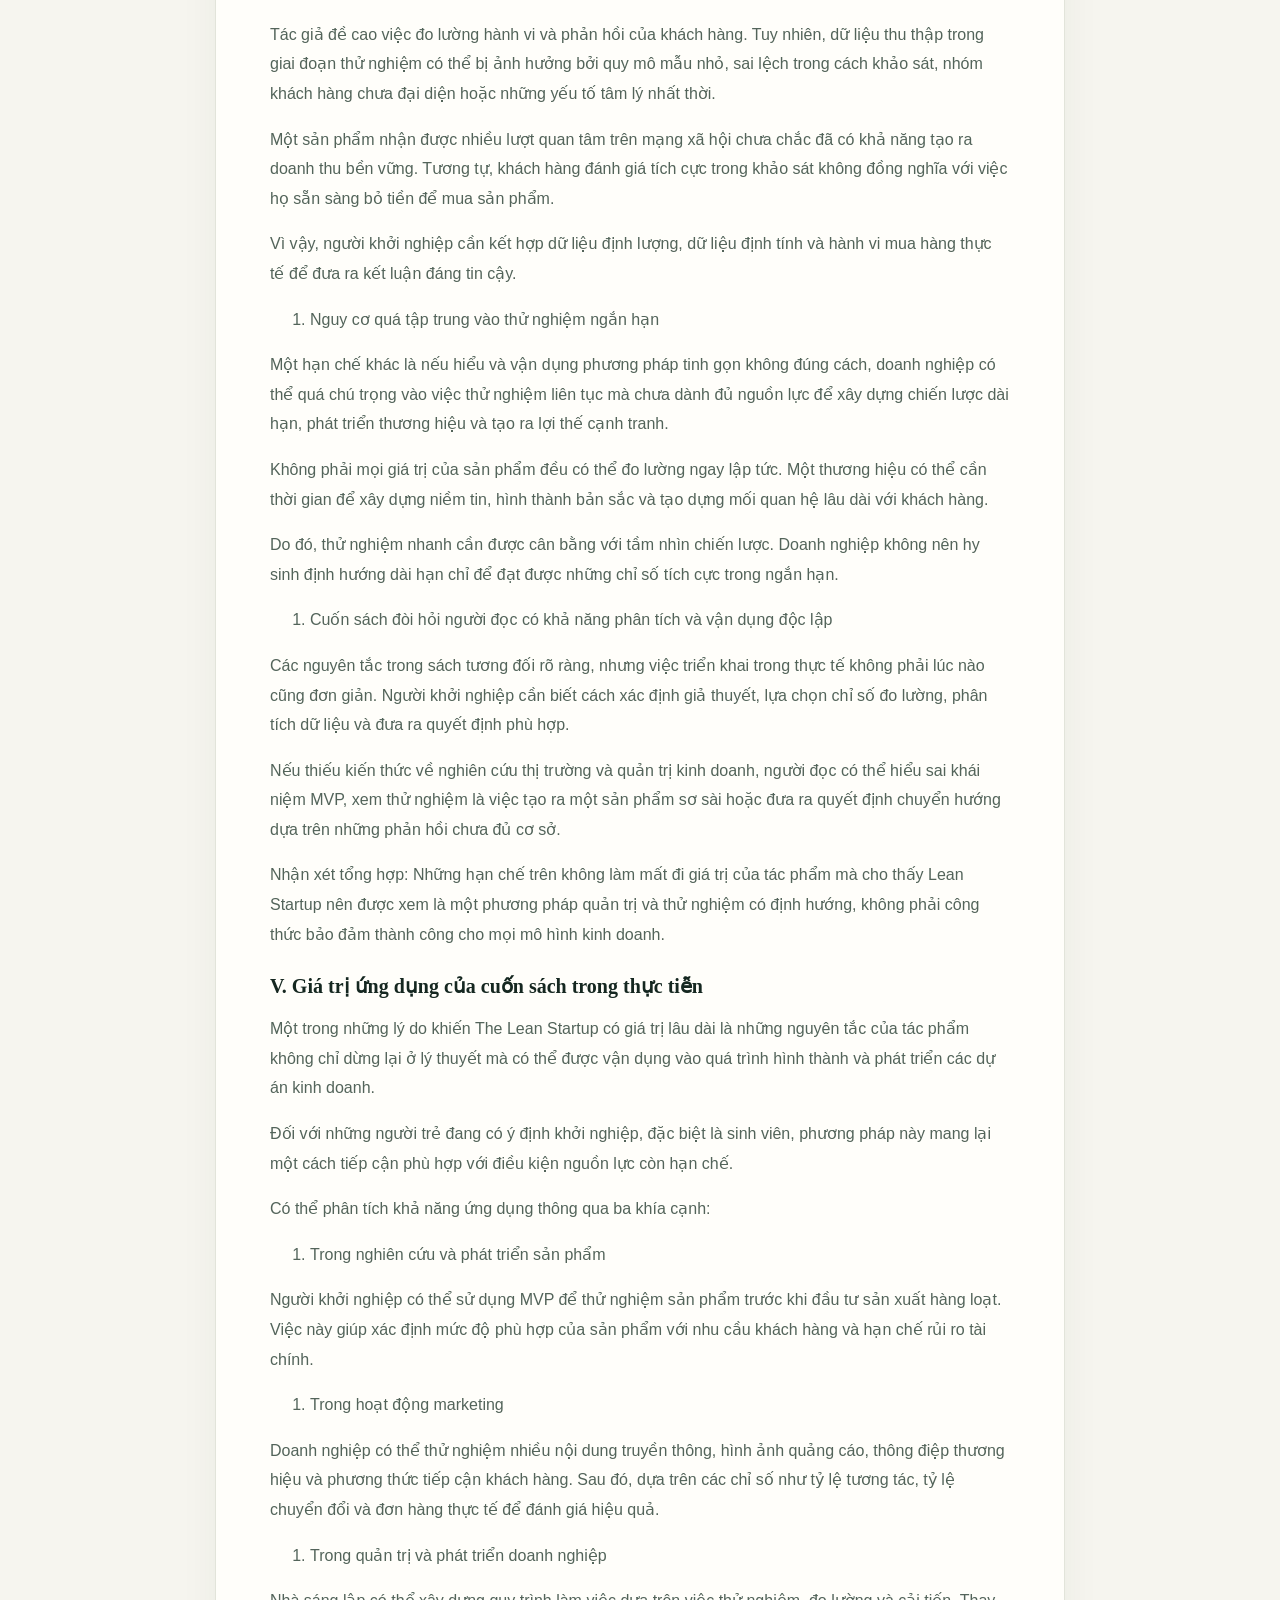
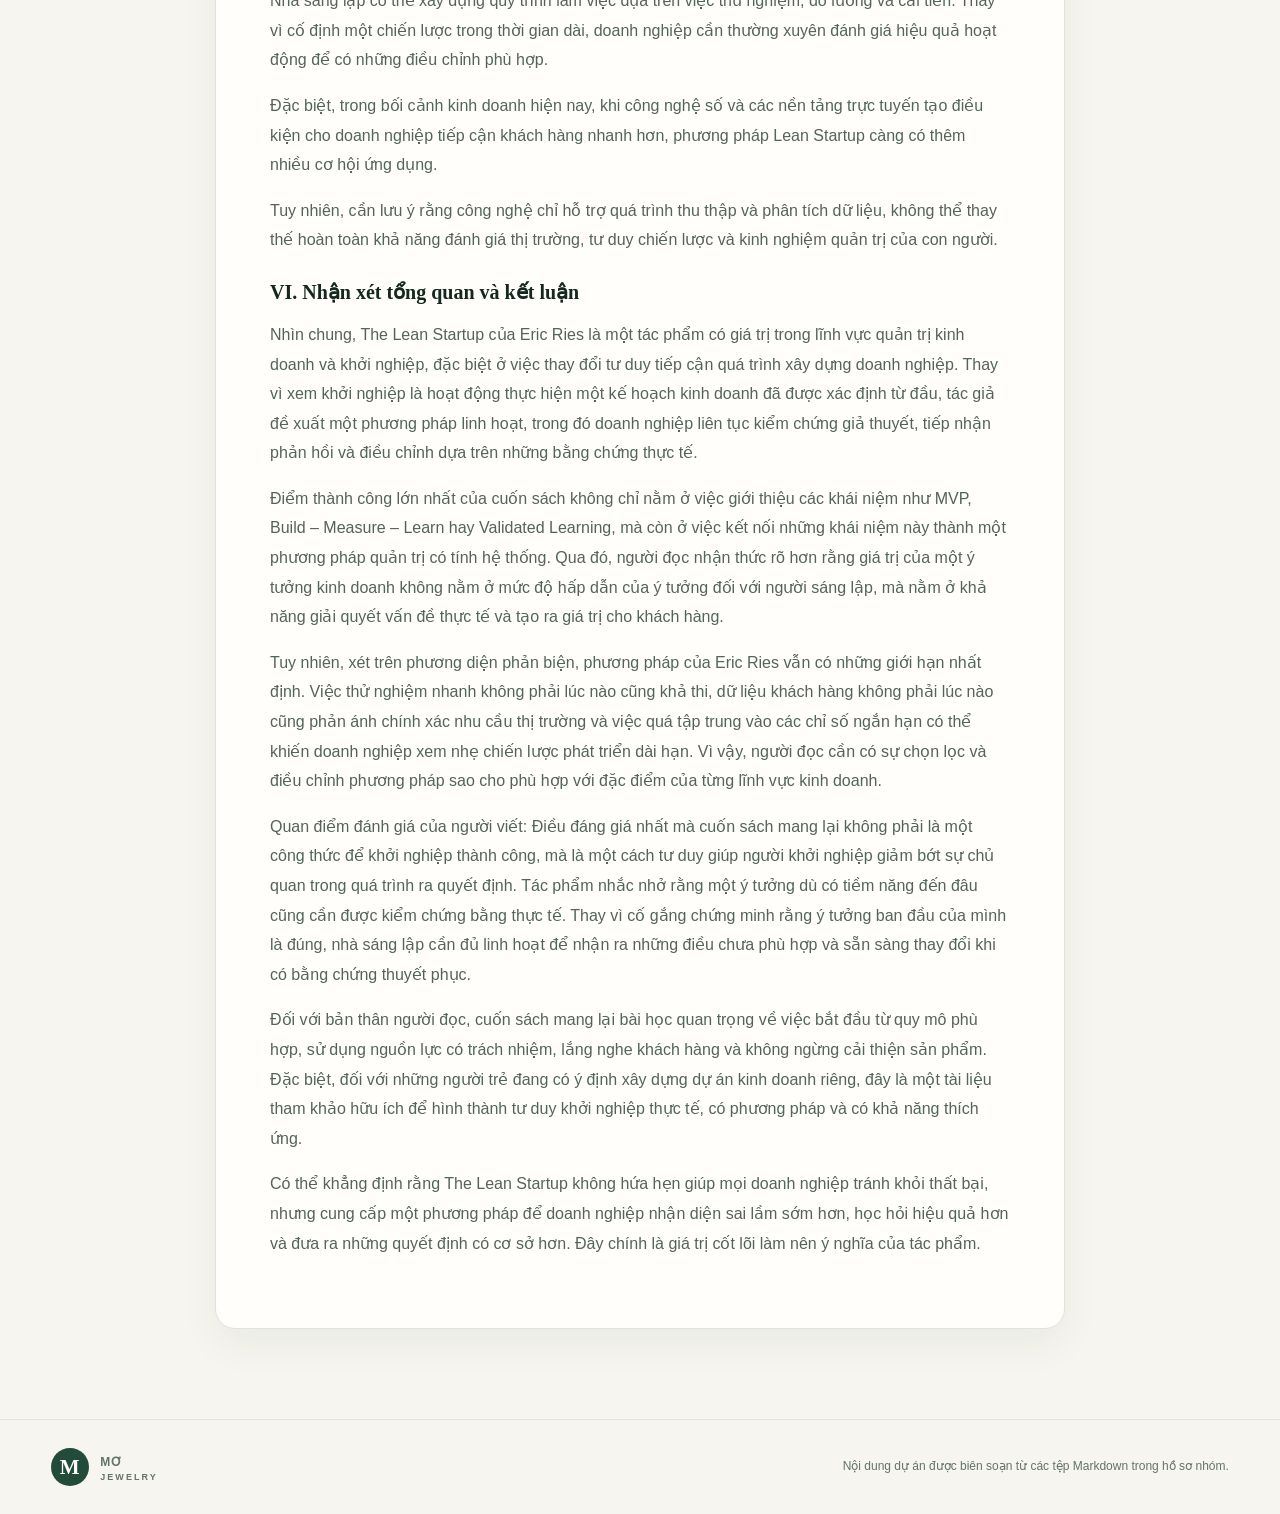
<file: reflection-24030283-phamxuanmai.html>
<!doctype html><html lang="vi"><head><meta charset="utf-8"><meta name="viewport" content="width=device-width, initial-scale=1"><meta name="theme-color" content="#10251f"><title>The Lean Startup · MƠ Jewelry</title><link rel="stylesheet" href="style.css"></head><body><header class="topbar"><a class="brand" href="index.html"><span class="brand-mark">M</span><span>MƠ <small>JEWELRY</small></span></a><button class="menu-toggle" aria-label="Mở điều hướng" onclick="document.body.classList.toggle('nav-open')">☰</button><nav><a class="" href="index.html">Trang chủ</a><a class="" href="business-plan.html">Kế hoạch kinh doanh</a><a class="" href="financial-analysis.html">Tài chính</a><a class="" href="swot.html">SWOT</a><a class="" href="five-forces.html">5 áp lực Porter</a><a class="" href="reflections.html">Phản hồi đọc sách</a><a class="" href="action-plan.html">Kế hoạch 90 ngày</a></nav></header><main><section class="hero"><div class="eyebrow">Phản hồi đọc sách · Thành viên</div><h1>Phạm Xuân Mai</h1><p class="lead">The Lean Startup</p></section><article class="article"><a class="back" href="reflections.html">← Tất cả phản hồi</a><div class="metadata">Tác giả: Eric Ries · Tên sách: The Lean Startup</div><h2>BÀI ĐÁNH GIÁ VÀ NHẬN XÉT SÁCH</h2>
<h3>THE LEAN STARTUP – KHỞI NGHIỆP TINH GỌN</h3>
<h3>I. Giới thiệu tổng quan về cuốn sách</h3>
<p>The Lean Startup (Khởi nghiệp tinh gọn) là tác phẩm nổi bật của Eric Ries, một doanh nhân, nhà tư tưởng về khởi nghiệp và đổi mới sáng tạo. Cuốn sách được xuất bản lần đầu vào năm 2011, đề xuất một phương pháp tiếp cận mới đối với quá trình xây dựng và phát triển doanh nghiệp trong môi trường kinh doanh nhiều biến động.</p>
<p>Khác với quan niệm khởi nghiệp truyền thống thường nhấn mạnh việc xây dựng một kế hoạch kinh doanh hoàn chỉnh, đầu tư nguồn lực lớn và phát triển sản phẩm trước khi đưa ra thị trường, Eric Ries cho rằng doanh nghiệp cần liên tục thử nghiệm, đo lường và học hỏi từ khách hàng thực tế. Theo tác giả, vấn đề lớn của nhiều startup không hẳn là thiếu ý tưởng hay nguồn vốn, mà là dành quá nhiều thời gian để phát triển những sản phẩm chưa được thị trường xác nhận nhu cầu.</p>
<p>Thông qua cuốn sách, tác giả muốn thay đổi cách nhìn nhận về khởi nghiệp: thay vì xem startup như một phiên bản thu nhỏ của doanh nghiệp truyền thống, cần xem đây là một tổ chức được hình thành để tìm kiếm một mô hình kinh doanh có khả năng phát triển bền vững trong điều kiện chưa chắc chắn.</p>
<p>Điểm đáng chú ý của tác phẩm là phương pháp khởi nghiệp tinh gọn không chỉ hướng đến việc tiết kiệm chi phí mà còn tập trung vào việc giảm thiểu sự lãng phí trong quá trình phát triển sản phẩm, đặc biệt là lãng phí thời gian, công sức và nguồn lực để tạo ra những giá trị mà khách hàng không thực sự cần.</p>
<h3>II. Phân tích nội dung và những tư tưởng cốt lõi</h3>
<p>Nội dung của The Lean Startup được triển khai xoay quanh ba phần chính: Vision (Tầm nhìn), Steer (Định hướng) và Accelerate (Tăng tốc). Mỗi phần đóng vai trò khác nhau trong việc hình thành và vận hành phương pháp khởi nghiệp tinh gọn.</p>
<h4>1. Tư duy khởi nghiệp trong điều kiện không chắc chắn</h4>
<p>Một trong những luận điểm quan trọng nhất của Eric Ries là khởi nghiệp luôn tồn tại trong môi trường có nhiều yếu tố chưa được xác định. Nhà sáng lập có thể sở hữu một ý tưởng tốt, một kế hoạch kinh doanh chi tiết và một đội ngũ có năng lực, nhưng không có nghĩa là sản phẩm cuối cùng chắc chắn đáp ứng được nhu cầu thị trường.</p>
<p>Tác giả đặt ra vấn đề về sự khác biệt giữa việc thực hiện một kế hoạch đã có sẵn và việc tìm kiếm một mô hình kinh doanh phù hợp. Đối với doanh nghiệp truyền thống, các quy trình quản trị thường hướng đến việc thực hiện kế hoạch, tối ưu hiệu suất và kiểm soát hoạt động. Trong khi đó, startup cần một phương thức quản trị linh hoạt hơn, bởi bản chất hoạt động của startup là tìm kiếm và kiểm chứng những giả định chưa có câu trả lời chắc chắn.</p>
<p>Theo góc nhìn nghiên cứu, đây là một đóng góp có giá trị về mặt tư duy quản trị. Tác giả không phủ nhận vai trò của việc lập kế hoạch mà nhấn mạnh rằng kế hoạch kinh doanh cần được xem là một tập hợp giả thuyết có thể thay đổi khi xuất hiện bằng chứng mới.</p>
<p>Điều này giúp người đọc hiểu rằng thành công trong khởi nghiệp không chỉ phụ thuộc vào khả năng dự đoán tương lai mà còn nằm ở khả năng thích nghi khi thực tế khác biệt so với dự kiến ban đầu.</p>
<h4>2. Mô hình Build – Measure – Learn</h4>
<p>Đây được xem là một trong những nội dung quan trọng và có tính ứng dụng cao nhất của cuốn sách. Mô hình Build – Measure – Learn (Xây dựng – Đo lường – Học hỏi) mô tả một chu trình phản hồi liên tục, giúp doanh nghiệp kiểm tra mức độ phù hợp giữa sản phẩm và nhu cầu thực tế của khách hàng.</p>
<ul>
<li>Build (Xây dựng): Phát triển phiên bản sản phẩm hoặc giải pháp ban đầu dựa trên giả thuyết kinh doanh.</li>
<li>Measure (Đo lường): Thu thập dữ liệu, phản hồi và hành vi thực tế của khách hàng khi tiếp cận sản phẩm.</li>
<li>Learn (Học hỏi): Phân tích kết quả để xác định giả thuyết nào đúng, giả thuyết nào cần điều chỉnh, từ đó đưa ra quyết định tiếp tục phát triển hoặc thay đổi hướng đi.</li>
</ul>
<p>Giá trị của mô hình này nằm ở việc biến quá trình khởi nghiệp từ một hoạt động dựa nhiều vào cảm tính thành một quá trình có thể kiểm chứng. Thay vì dành nhiều tháng để hoàn thiện một sản phẩm theo suy nghĩ chủ quan của nhà sáng lập, doanh nghiệp có thể đưa ra thị trường một phiên bản thử nghiệm, quan sát phản ứng của khách hàng và cải thiện dựa trên dữ liệu thu được.</p>
<p>Tuy nhiên, mô hình này không đơn giản chỉ là tạo ra sản phẩm, lấy ý kiến khách hàng rồi chỉnh sửa. Điều quan trọng hơn là doanh nghiệp phải xác định rõ mình đang kiểm chứng giả thuyết nào, đo lường bằng chỉ số gì và kết quả đó có đủ cơ sở để đưa ra quyết định hay không.</p>
<p>Theo đánh giá của mình, đây là một tư tưởng có giá trị thực tiễn cao vì nó giúp startup hạn chế việc đầu tư quá nhiều nguồn lực vào những ý tưởng chưa được thị trường chứng minh.</p>
<h4>3. Sản phẩm khả dụng tối thiểu – MVP (Minimum Viable Product)</h4>
<p>MVP là một trong những khái niệm được nhấn mạnh trong phương pháp khởi nghiệp tinh gọn. Đây là phiên bản sản phẩm được phát triển với lượng nỗ lực tối thiểu nhưng đủ để kiểm chứng một giả thuyết quan trọng về khách hàng hoặc mô hình kinh doanh.</p>
<p>Một điểm cần làm rõ là MVP không đồng nghĩa với sản phẩm kém chất lượng, sơ sài hoặc chưa hoàn thiện. Mục tiêu của MVP không phải là tạo ra một sản phẩm có thật nhiều tính năng mà là tìm ra cách nhanh nhất để thu thập những dữ liệu có giá trị về nhu cầu thị trường.</p>
<p>Ví dụ, đối với một dự án kinh doanh trang sức vòng dành cho sinh viên, thay vì đầu tư sản xuất hàng loạt nhiều mẫu mã ngay từ đầu, nhóm khởi nghiệp có thể lựa chọn một số mẫu tiêu biểu, chụp hình giới thiệu, thử nghiệm nhu cầu đặt hàng và thu thập phản hồi về thiết kế, chất liệu cũng như mức giá.</p>
<p>Thông qua kết quả thử nghiệm, nhóm có thể xác định được sản phẩm nào được khách hàng quan tâm, mức giá nào phù hợp và yếu tố nào cần cải thiện trước khi mở rộng quy mô.</p>
<p>Dưới góc độ đánh giá, MVP thể hiện tư duy sử dụng nguồn lực hợp lý và đặt khách hàng vào trung tâm của quá trình phát triển sản phẩm. Đây là phương pháp đặc biệt phù hợp với những doanh nghiệp mới thành lập, có ngân sách hạn chế và chưa có nhiều dữ liệu về thị trường.</p>
<h4>4. Học hỏi đã được kiểm chứng – Validated Learning</h4>
<p>Một nội dung có chiều sâu khác của cuốn sách là khái niệm Validated Learning. Eric Ries cho rằng kết quả của startup không nên chỉ được đánh giá thông qua số lượng sản phẩm hoàn thành, số giờ làm việc hay mức độ bận rộn của đội ngũ.</p>
<p>Thay vào đó, cần xem xét doanh nghiệp đã học được điều gì có giá trị về khách hàng, sản phẩm và mô hình kinh doanh thông qua các thử nghiệm thực tế.</p>
<p>Điều này tạo ra sự khác biệt giữa hoạt động và tiến bộ. Một đội ngũ có thể dành nhiều tháng để phát triển một sản phẩm với hàng loạt tính năng, nhưng nếu chưa xác định được khách hàng có thực sự cần sản phẩm đó hay không thì những nỗ lực ấy chưa chắc đã tạo ra tiến bộ có ý nghĩa.</p>
<p>Theo góc nhìn phản biện, đây là một quan điểm đáng chú ý vì nó giúp doanh nghiệp tránh nhầm lẫn giữa hiệu suất công việc và hiệu quả kinh doanh. Tuy nhiên, việc học hỏi chỉ thực sự có giá trị khi doanh nghiệp biết lựa chọn dữ liệu phù hợp, đánh giá khách quan và không cố tình diễn giải kết quả theo hướng có lợi cho ý tưởng ban đầu.</p>
<h4>5. Quyết định Pivot or Persevere – Thay đổi hay kiên trì?</h4>
<p>[Pivot or Persevere: The Decision That Shapes Your Startup](https://images.openai.com/static-rsc-4/HAjDr6poFoBBiJv5Yp7VMGYc7hOeYrfC6BSOaA5x5zSef_wpSK6iix9HqJcqz9twFInXfK6jyc-jYtA5aJdETzQnjkG-1amuumMzRiVB6ogBQ61uSrzDGHi3f4pF29dnWq6JBv58LC4irSK_W5e5HmIrLDYQ22-qAxE7lZu9RaE?purpose=inline)</p>
<p>[linkedin.com](https://www.linkedin.com/pulse/pivot-persevere-decision-shapes-your-startup-adam-hafez-fnghe?utm_source=chatgpt.com)</p>
<p>Trong quá trình khởi nghiệp, không phải mọi ý tưởng ban đầu đều có thể phát triển theo đúng định hướng đã đề ra. Vì vậy, Eric Ries đưa ra hai lựa chọn quan trọng:</p>
<ul>
<li>Persevere (Kiên trì): Tiếp tục phát triển chiến lược hiện tại khi kết quả thử nghiệm cho thấy mô hình kinh doanh vẫn có tiềm năng.</li>
<li>Pivot (Chuyển hướng): Thay đổi một hoặc một số yếu tố cốt lõi trong chiến lược kinh doanh khi dữ liệu cho thấy giả thuyết ban đầu không phù hợp.</li>
</ul>
<p>Tác giả nhấn mạnh rằng việc chuyển hướng không đồng nghĩa với thất bại. Ngược lại, đây có thể là một quyết định cần thiết để doanh nghiệp tránh tiếp tục đầu tư vào một mô hình không mang lại giá trị.</p>
<p>Ví dụ, một startup dự định kinh doanh trang sức vòng với định hướng sản phẩm giá rẻ dành cho sinh viên. Tuy nhiên, sau quá trình thử nghiệm, nhóm nhận thấy khách hàng quan tâm nhiều hơn đến thiết kế độc đáo, khả năng cá nhân hóa và chất lượng sản phẩm. Khi đó, doanh nghiệp có thể điều chỉnh chiến lược từ cạnh tranh chủ yếu bằng giá sang cạnh tranh bằng phong cách thiết kế và giá trị thương hiệu.</p>
<p>Dưới góc độ nghiên cứu, tư tưởng Pivot or Persevere thể hiện tính linh hoạt trong quản trị và khả năng thích ứng trước những biến động của thị trường. Tuy nhiên, quyết định chuyển hướng cần dựa trên những dữ liệu đủ tin cậy, thay vì thay đổi liên tục chỉ vì doanh nghiệp chưa đạt được kết quả mong muốn trong thời gian ngắn.</p>
<h4>6. Tư duy tăng tốc và tối ưu hóa quá trình phát triển</h4>
<p>Ở phần cuối, Accelerate, Eric Ries mở rộng phương pháp khởi nghiệp tinh gọn từ phạm vi thử nghiệm sản phẩm sang việc xây dựng một hệ thống vận hành có khả năng đổi mới liên tục.</p>
<p>Tác giả đề cập đến việc sử dụng các lô sản xuất nhỏ (Small Batches), tối ưu hóa quy trình làm việc, xây dựng động lực tăng trưởng và phát triển khả năng thích ứng của tổ chức.</p>
<p>Một điểm đáng chú ý là việc chia nhỏ quy trình phát triển giúp doanh nghiệp phát hiện sai sót sớm hơn, giảm thời gian chờ đợi và hạn chế chi phí phát sinh khi phải sửa chữa những vấn đề đã tích tụ trong thời gian dài.</p>
<p>Bên cạnh đó, tác giả cũng đề cập đến việc đổi mới không nên chỉ diễn ra trong giai đoạn đầu thành lập mà cần trở thành một hoạt động thường xuyên trong tổ chức. Điều này cho thấy phương pháp Lean Startup không chỉ dành cho các doanh nghiệp nhỏ mà còn có thể được vận dụng trong những doanh nghiệp lớn đang tìm kiếm hướng phát triển sản phẩm mới.</p>
<p>Nhìn chung, phần này giúp hoàn thiện tư tưởng xuyên suốt của cuốn sách: khởi nghiệp không phải là một quá trình có điểm kết thúc cố định, mà là một chuỗi hoạt động thử nghiệm, học hỏi và cải tiến liên tục.</p>
<h3>III. Đánh giá ưu điểm của cuốn sách</h3>
<p>Từ góc độ nghiên cứu nội dung và phương pháp quản trị kinh doanh, The Lean Startup có một số ưu điểm nổi bật sau:</p>
<p>Thứ nhất, cuốn sách mang đến tư duy khởi nghiệp có tính hệ thống và thực tiễn.</p>
<p>Thay vì chỉ trình bày những lời khuyên chung chung về tinh thần kinh doanh, Eric Ries xây dựng một phương pháp tương đối rõ ràng, bao gồm các khái niệm, nguyên tắc và quy trình có thể áp dụng trong thực tế. Sự kết nối giữa MVP, Validated Learning và Build – Measure – Learn tạo thành một hệ thống tư duy thống nhất, giúp người đọc hiểu cách chuyển đổi một ý tưởng thành sản phẩm thông qua quá trình kiểm chứng.</p>
<p>Thứ hai, tác phẩm đề cao vai trò của khách hàng và dữ liệu thực tế.</p>
<p>Một trong những sai lầm phổ biến của người khởi nghiệp là cho rằng bản thân hiểu rõ khách hàng cần gì. Cuốn sách đặt lại vấn đề này bằng cách yêu cầu doanh nghiệp kiểm chứng giả định thông qua hành vi và phản hồi thực tế. Đây là điểm có giá trị vì giúp hạn chế tình trạng phát triển sản phẩm dựa trên sở thích cá nhân của nhà sáng lập.</p>
<p>Thứ ba, phương pháp được trình bày có khả năng ứng dụng trong nhiều lĩnh vực.</p>
<p>Mặc dù tập trung vào khởi nghiệp và phát triển sản phẩm, những nguyên tắc trong sách có thể được vận dụng vào nhiều hoạt động khác nhau như kinh doanh thương mại điện tử, phát triển ứng dụng, dịch vụ, sản phẩm sáng tạo và các dự án kinh doanh quy mô nhỏ.</p>
<p>Thứ tư, cuốn sách thay đổi cách nhìn nhận về thất bại trong kinh doanh.</p>
<p>Eric Ries không xem thất bại là điều cần tránh bằng mọi giá, mà xem đó là nguồn thông tin để doanh nghiệp nhận diện những giả định sai và điều chỉnh chiến lược. Cách tiếp cận này góp phần hình thành tư duy chủ động học hỏi, thử nghiệm và thích ứng thay vì cố gắng bảo vệ một ý tưởng chỉ vì đã đầu tư nhiều công sức vào nó.</p>
<h3>IV. Đánh giá hạn chế và những vấn đề cần phản biện</h3>
<p>Mặc dù có nhiều đóng góp quan trọng, The Lean Startup không phải là một phương pháp hoàn hảo có thể giải quyết mọi vấn đề trong khởi nghiệp. Dưới góc nhìn phản biện, tác phẩm vẫn tồn tại một số hạn chế cần được xem xét.</p>
<ol>
<li>Khả năng áp dụng mô hình chưa đồng đều giữa các lĩnh vực</li>
</ol>
<p>Phương pháp MVP và thử nghiệm nhanh thường phát huy hiệu quả trong các lĩnh vực có thể tạo ra sản phẩm mẫu hoặc phiên bản thử nghiệm với chi phí thấp, chẳng hạn như phần mềm, ứng dụng và thương mại điện tử. Tuy nhiên, đối với những ngành nghề đòi hỏi quy trình nghiên cứu dài, tiêu chuẩn an toàn nghiêm ngặt, vốn đầu tư lớn hoặc điều kiện sản xuất phức tạp, việc liên tục thử nghiệm có thể gặp nhiều trở ngại.</p>
<p>Chẳng hạn, một doanh nghiệp sản xuất thiết bị y tế không thể đưa sản phẩm chưa đáp ứng các yêu cầu kiểm định ra thị trường chỉ để thu thập phản hồi. Do đó, phương pháp Lean Startup cần được điều chỉnh theo đặc thù ngành nghề, thay vì áp dụng máy móc.</p>
<ol>
<li>Dữ liệu khách hàng không phải lúc nào cũng phản ánh chính xác nhu cầu dài hạn</li>
</ol>
<p>Tác giả đề cao việc đo lường hành vi và phản hồi của khách hàng. Tuy nhiên, dữ liệu thu thập trong giai đoạn thử nghiệm có thể bị ảnh hưởng bởi quy mô mẫu nhỏ, sai lệch trong cách khảo sát, nhóm khách hàng chưa đại diện hoặc những yếu tố tâm lý nhất thời.</p>
<p>Một sản phẩm nhận được nhiều lượt quan tâm trên mạng xã hội chưa chắc đã có khả năng tạo ra doanh thu bền vững. Tương tự, khách hàng đánh giá tích cực trong khảo sát không đồng nghĩa với việc họ sẵn sàng bỏ tiền để mua sản phẩm.</p>
<p>Vì vậy, người khởi nghiệp cần kết hợp dữ liệu định lượng, dữ liệu định tính và hành vi mua hàng thực tế để đưa ra kết luận đáng tin cậy.</p>
<ol>
<li>Nguy cơ quá tập trung vào thử nghiệm ngắn hạn</li>
</ol>
<p>Một hạn chế khác là nếu hiểu và vận dụng phương pháp tinh gọn không đúng cách, doanh nghiệp có thể quá chú trọng vào việc thử nghiệm liên tục mà chưa dành đủ nguồn lực để xây dựng chiến lược dài hạn, phát triển thương hiệu và tạo ra lợi thế cạnh tranh.</p>
<p>Không phải mọi giá trị của sản phẩm đều có thể đo lường ngay lập tức. Một thương hiệu có thể cần thời gian để xây dựng niềm tin, hình thành bản sắc và tạo dựng mối quan hệ lâu dài với khách hàng.</p>
<p>Do đó, thử nghiệm nhanh cần được cân bằng với tầm nhìn chiến lược. Doanh nghiệp không nên hy sinh định hướng dài hạn chỉ để đạt được những chỉ số tích cực trong ngắn hạn.</p>
<ol>
<li>Cuốn sách đòi hỏi người đọc có khả năng phân tích và vận dụng độc lập</li>
</ol>
<p>Các nguyên tắc trong sách tương đối rõ ràng, nhưng việc triển khai trong thực tế không phải lúc nào cũng đơn giản. Người khởi nghiệp cần biết cách xác định giả thuyết, lựa chọn chỉ số đo lường, phân tích dữ liệu và đưa ra quyết định phù hợp.</p>
<p>Nếu thiếu kiến thức về nghiên cứu thị trường và quản trị kinh doanh, người đọc có thể hiểu sai khái niệm MVP, xem thử nghiệm là việc tạo ra một sản phẩm sơ sài hoặc đưa ra quyết định chuyển hướng dựa trên những phản hồi chưa đủ cơ sở.</p>
<p>Nhận xét tổng hợp: Những hạn chế trên không làm mất đi giá trị của tác phẩm mà cho thấy Lean Startup nên được xem là một phương pháp quản trị và thử nghiệm có định hướng, không phải công thức bảo đảm thành công cho mọi mô hình kinh doanh.</p>
<h3>V. Giá trị ứng dụng của cuốn sách trong thực tiễn</h3>
<p>Một trong những lý do khiến The Lean Startup có giá trị lâu dài là những nguyên tắc của tác phẩm không chỉ dừng lại ở lý thuyết mà có thể được vận dụng vào quá trình hình thành và phát triển các dự án kinh doanh.</p>
<p>Đối với những người trẻ đang có ý định khởi nghiệp, đặc biệt là sinh viên, phương pháp này mang lại một cách tiếp cận phù hợp với điều kiện nguồn lực còn hạn chế.</p>
<p>Có thể phân tích khả năng ứng dụng thông qua ba khía cạnh:</p>
<ol>
<li>Trong nghiên cứu và phát triển sản phẩm</li>
</ol>
<p>Người khởi nghiệp có thể sử dụng MVP để thử nghiệm sản phẩm trước khi đầu tư sản xuất hàng loạt. Việc này giúp xác định mức độ phù hợp của sản phẩm với nhu cầu khách hàng và hạn chế rủi ro tài chính.</p>
<ol>
<li>Trong hoạt động marketing</li>
</ol>
<p>Doanh nghiệp có thể thử nghiệm nhiều nội dung truyền thông, hình ảnh quảng cáo, thông điệp thương hiệu và phương thức tiếp cận khách hàng. Sau đó, dựa trên các chỉ số như tỷ lệ tương tác, tỷ lệ chuyển đổi và đơn hàng thực tế để đánh giá hiệu quả.</p>
<ol>
<li>Trong quản trị và phát triển doanh nghiệp</li>
</ol>
<p>Nhà sáng lập có thể xây dựng quy trình làm việc dựa trên việc thử nghiệm, đo lường và cải tiến. Thay vì cố định một chiến lược trong thời gian dài, doanh nghiệp cần thường xuyên đánh giá hiệu quả hoạt động để có những điều chỉnh phù hợp.</p>
<p>Đặc biệt, trong bối cảnh kinh doanh hiện nay, khi công nghệ số và các nền tảng trực tuyến tạo điều kiện cho doanh nghiệp tiếp cận khách hàng nhanh hơn, phương pháp Lean Startup càng có thêm nhiều cơ hội ứng dụng.</p>
<p>Tuy nhiên, cần lưu ý rằng công nghệ chỉ hỗ trợ quá trình thu thập và phân tích dữ liệu, không thể thay thế hoàn toàn khả năng đánh giá thị trường, tư duy chiến lược và kinh nghiệm quản trị của con người.</p>
<h3>VI. Nhận xét tổng quan và kết luận</h3>
<p>Nhìn chung, The Lean Startup của Eric Ries là một tác phẩm có giá trị trong lĩnh vực quản trị kinh doanh và khởi nghiệp, đặc biệt ở việc thay đổi tư duy tiếp cận quá trình xây dựng doanh nghiệp. Thay vì xem khởi nghiệp là hoạt động thực hiện một kế hoạch kinh doanh đã được xác định từ đầu, tác giả đề xuất một phương pháp linh hoạt, trong đó doanh nghiệp liên tục kiểm chứng giả thuyết, tiếp nhận phản hồi và điều chỉnh dựa trên những bằng chứng thực tế.</p>
<p>Điểm thành công lớn nhất của cuốn sách không chỉ nằm ở việc giới thiệu các khái niệm như MVP, Build – Measure – Learn hay Validated Learning, mà còn ở việc kết nối những khái niệm này thành một phương pháp quản trị có tính hệ thống. Qua đó, người đọc nhận thức rõ hơn rằng giá trị của một ý tưởng kinh doanh không nằm ở mức độ hấp dẫn của ý tưởng đối với người sáng lập, mà nằm ở khả năng giải quyết vấn đề thực tế và tạo ra giá trị cho khách hàng.</p>
<p>Tuy nhiên, xét trên phương diện phản biện, phương pháp của Eric Ries vẫn có những giới hạn nhất định. Việc thử nghiệm nhanh không phải lúc nào cũng khả thi, dữ liệu khách hàng không phải lúc nào cũng phản ánh chính xác nhu cầu thị trường và việc quá tập trung vào các chỉ số ngắn hạn có thể khiến doanh nghiệp xem nhẹ chiến lược phát triển dài hạn. Vì vậy, người đọc cần có sự chọn lọc và điều chỉnh phương pháp sao cho phù hợp với đặc điểm của từng lĩnh vực kinh doanh.</p>
<p>Quan điểm đánh giá của người viết: Điều đáng giá nhất mà cuốn sách mang lại không phải là một công thức để khởi nghiệp thành công, mà là một cách tư duy giúp người khởi nghiệp giảm bớt sự chủ quan trong quá trình ra quyết định. Tác phẩm nhắc nhở rằng một ý tưởng dù có tiềm năng đến đâu cũng cần được kiểm chứng bằng thực tế. Thay vì cố gắng chứng minh rằng ý tưởng ban đầu của mình là đúng, nhà sáng lập cần đủ linh hoạt để nhận ra những điều chưa phù hợp và sẵn sàng thay đổi khi có bằng chứng thuyết phục.</p>
<p>Đối với bản thân người đọc, cuốn sách mang lại bài học quan trọng về việc bắt đầu từ quy mô phù hợp, sử dụng nguồn lực có trách nhiệm, lắng nghe khách hàng và không ngừng cải thiện sản phẩm. Đặc biệt, đối với những người trẻ đang có ý định xây dựng dự án kinh doanh riêng, đây là một tài liệu tham khảo hữu ích để hình thành tư duy khởi nghiệp thực tế, có phương pháp và có khả năng thích ứng.</p>
<p>Có thể khẳng định rằng The Lean Startup không hứa hẹn giúp mọi doanh nghiệp tránh khỏi thất bại, nhưng cung cấp một phương pháp để doanh nghiệp nhận diện sai lầm sớm hơn, học hỏi hiệu quả hơn và đưa ra những quyết định có cơ sở hơn. Đây chính là giá trị cốt lõi làm nên ý nghĩa của tác phẩm.</p></article></main><footer><a class="brand" href="index.html"><span class="brand-mark">M</span><span>MƠ <small>JEWELRY</small></span></a><p>Nội dung dự án được biên soạn từ các tệp Markdown trong hồ sơ nhóm.</p></footer></body></html>
</file>
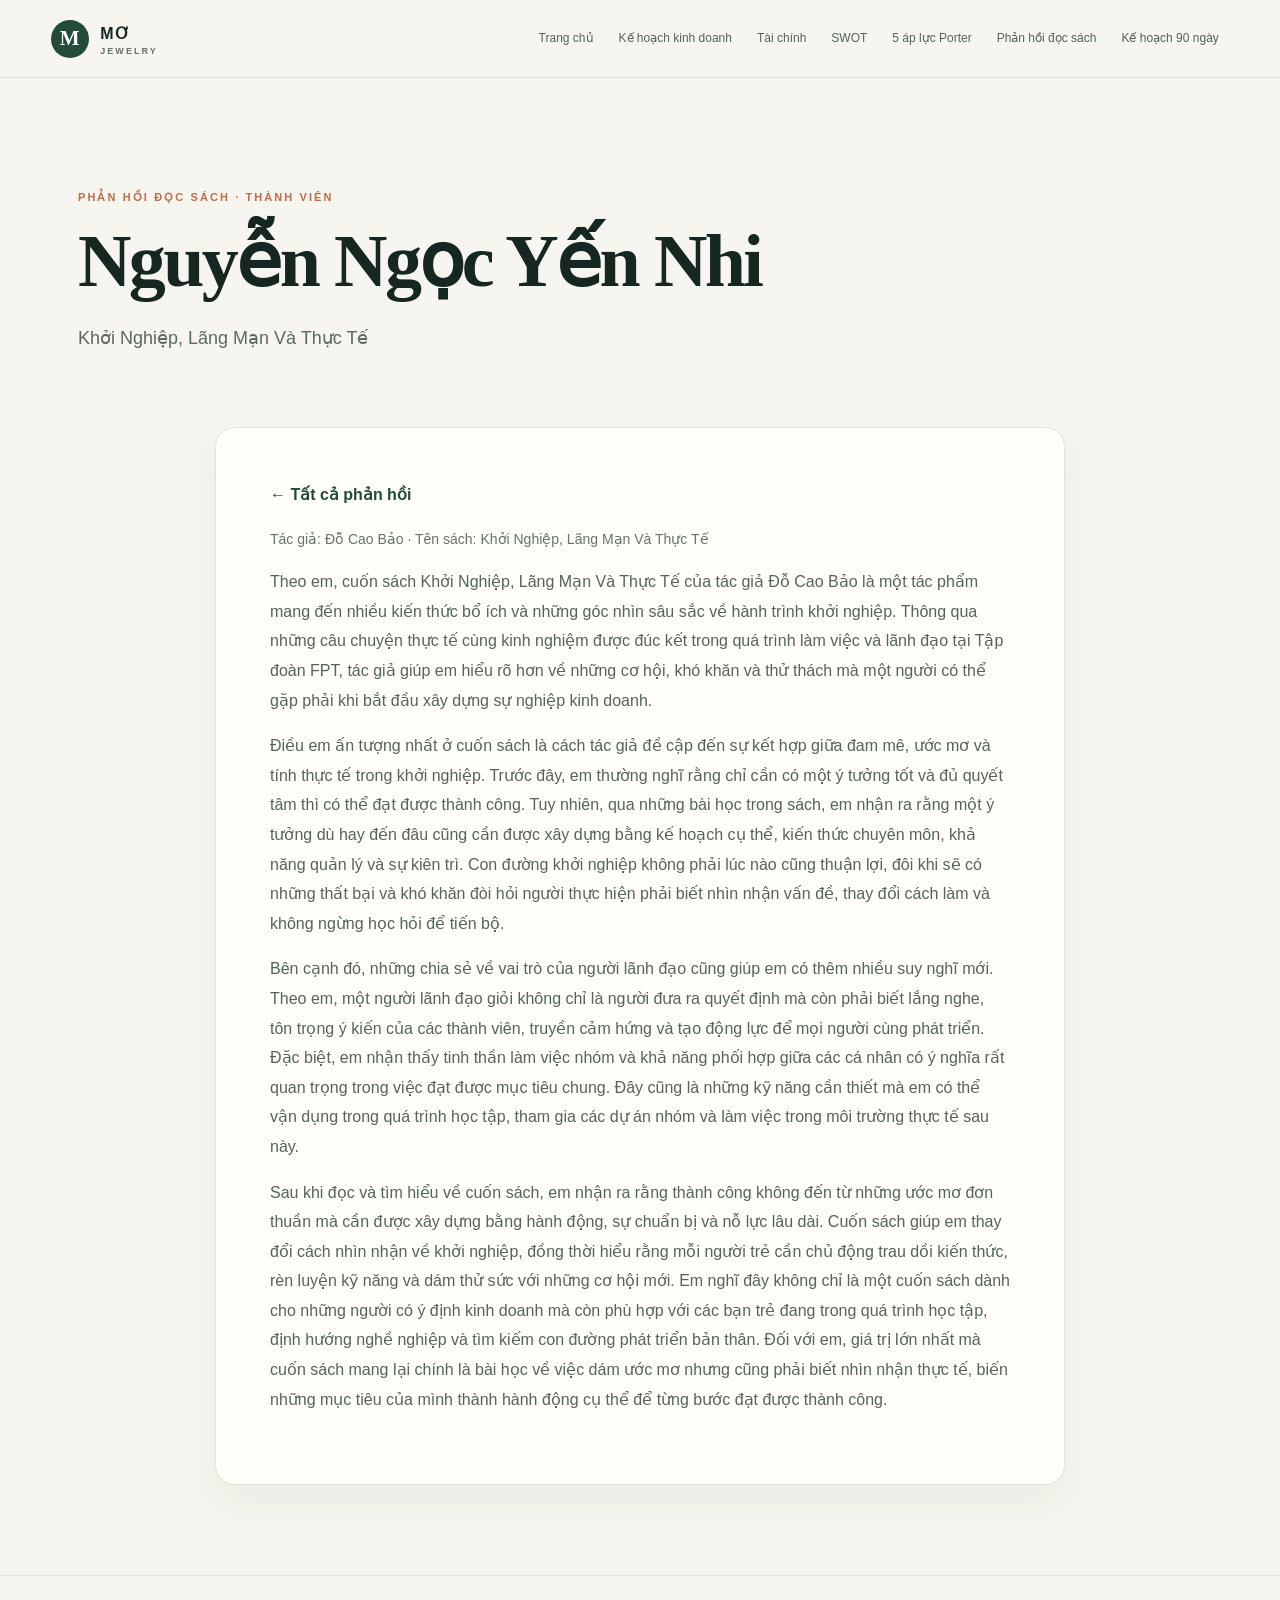
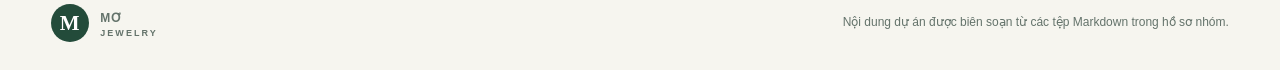
<file: reflection-24030296-nguyenngocyennhi.html>
<!doctype html><html lang="vi"><head><meta charset="utf-8"><meta name="viewport" content="width=device-width, initial-scale=1"><meta name="theme-color" content="#10251f"><title>Khởi Nghiệp, Lãng Mạn Và Thực Tế · MƠ Jewelry</title><link rel="stylesheet" href="style.css"></head><body><header class="topbar"><a class="brand" href="index.html"><span class="brand-mark">M</span><span>MƠ <small>JEWELRY</small></span></a><button class="menu-toggle" aria-label="Mở điều hướng" onclick="document.body.classList.toggle('nav-open')">☰</button><nav><a class="" href="index.html">Trang chủ</a><a class="" href="business-plan.html">Kế hoạch kinh doanh</a><a class="" href="financial-analysis.html">Tài chính</a><a class="" href="swot.html">SWOT</a><a class="" href="five-forces.html">5 áp lực Porter</a><a class="" href="reflections.html">Phản hồi đọc sách</a><a class="" href="action-plan.html">Kế hoạch 90 ngày</a></nav></header><main><section class="hero"><div class="eyebrow">Phản hồi đọc sách · Thành viên</div><h1>Nguyễn Ngọc Yến Nhi</h1><p class="lead">Khởi Nghiệp, Lãng Mạn Và Thực Tế</p></section><article class="article"><a class="back" href="reflections.html">← Tất cả phản hồi</a><div class="metadata">Tác giả: Đỗ Cao Bảo · Tên sách: Khởi Nghiệp, Lãng Mạn Và Thực Tế</div><p>Theo em, cuốn sách Khởi Nghiệp, Lãng Mạn Và Thực Tế của tác giả Đỗ Cao Bảo là một tác phẩm mang đến nhiều kiến thức bổ ích và những góc nhìn sâu sắc về hành trình khởi nghiệp. Thông qua những câu chuyện thực tế cùng kinh nghiệm được đúc kết trong quá trình làm việc và lãnh đạo tại Tập đoàn FPT, tác giả giúp em hiểu rõ hơn về những cơ hội, khó khăn và thử thách mà một người có thể gặp phải khi bắt đầu xây dựng sự nghiệp kinh doanh.</p>
<p>Điều em ấn tượng nhất ở cuốn sách là cách tác giả đề cập đến sự kết hợp giữa đam mê, ước mơ và tính thực tế trong khởi nghiệp. Trước đây, em thường nghĩ rằng chỉ cần có một ý tưởng tốt và đủ quyết tâm thì có thể đạt được thành công. Tuy nhiên, qua những bài học trong sách, em nhận ra rằng một ý tưởng dù hay đến đâu cũng cần được xây dựng bằng kế hoạch cụ thể, kiến thức chuyên môn, khả năng quản lý và sự kiên trì. Con đường khởi nghiệp không phải lúc nào cũng thuận lợi, đôi khi sẽ có những thất bại và khó khăn đòi hỏi người thực hiện phải biết nhìn nhận vấn đề, thay đổi cách làm và không ngừng học hỏi để tiến bộ.</p>
<p>Bên cạnh đó, những chia sẻ về vai trò của người lãnh đạo cũng giúp em có thêm nhiều suy nghĩ mới. Theo em, một người lãnh đạo giỏi không chỉ là người đưa ra quyết định mà còn phải biết lắng nghe, tôn trọng ý kiến của các thành viên, truyền cảm hứng và tạo động lực để mọi người cùng phát triển. Đặc biệt, em nhận thấy tinh thần làm việc nhóm và khả năng phối hợp giữa các cá nhân có ý nghĩa rất quan trọng trong việc đạt được mục tiêu chung. Đây cũng là những kỹ năng cần thiết mà em có thể vận dụng trong quá trình học tập, tham gia các dự án nhóm và làm việc trong môi trường thực tế sau này.</p>
<p>Sau khi đọc và tìm hiểu về cuốn sách, em nhận ra rằng thành công không đến từ những ước mơ đơn thuần mà cần được xây dựng bằng hành động, sự chuẩn bị và nỗ lực lâu dài. Cuốn sách giúp em thay đổi cách nhìn nhận về khởi nghiệp, đồng thời hiểu rằng mỗi người trẻ cần chủ động trau dồi kiến thức, rèn luyện kỹ năng và dám thử sức với những cơ hội mới. Em nghĩ đây không chỉ là một cuốn sách dành cho những người có ý định kinh doanh mà còn phù hợp với các bạn trẻ đang trong quá trình học tập, định hướng nghề nghiệp và tìm kiếm con đường phát triển bản thân. Đối với em, giá trị lớn nhất mà cuốn sách mang lại chính là bài học về việc dám ước mơ nhưng cũng phải biết nhìn nhận thực tế, biến những mục tiêu của mình thành hành động cụ thể để từng bước đạt được thành công.</p></article></main><footer><a class="brand" href="index.html"><span class="brand-mark">M</span><span>MƠ <small>JEWELRY</small></span></a><p>Nội dung dự án được biên soạn từ các tệp Markdown trong hồ sơ nhóm.</p></footer></body></html>
</file>
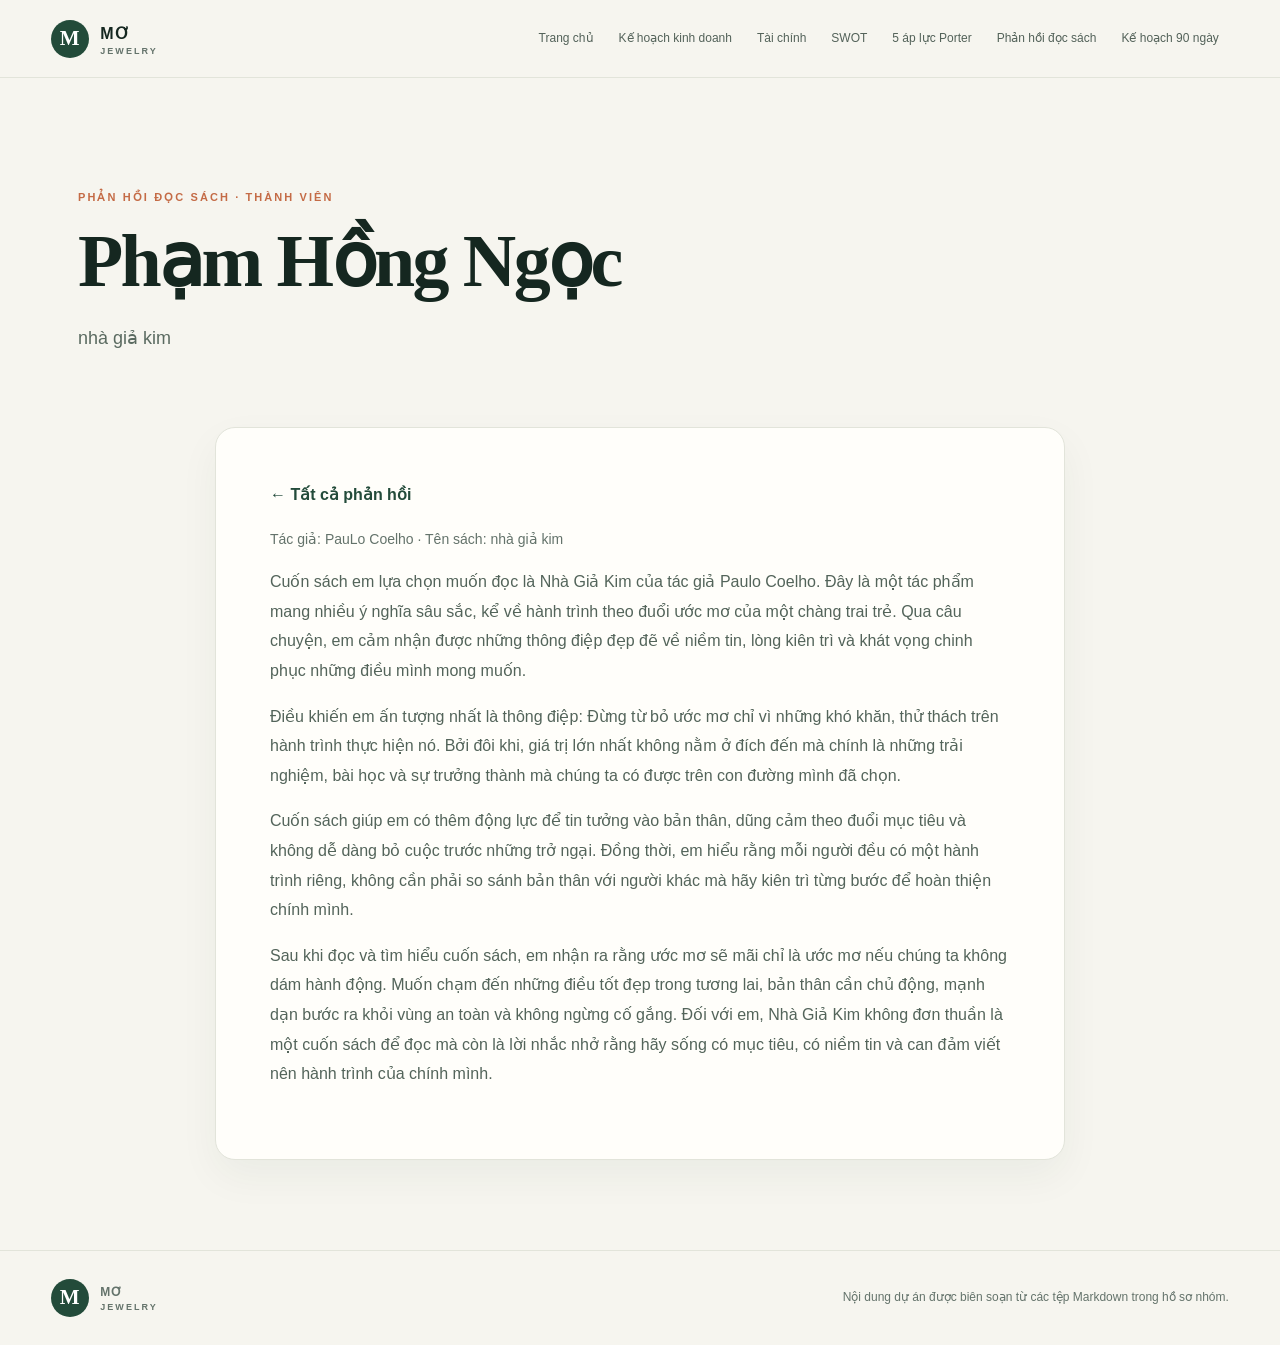
<file: reflection-24030360-phamhongngoc.html>
<!doctype html><html lang="vi"><head><meta charset="utf-8"><meta name="viewport" content="width=device-width, initial-scale=1"><meta name="theme-color" content="#10251f"><title>nhà giả kim · MƠ Jewelry</title><link rel="stylesheet" href="style.css"></head><body><header class="topbar"><a class="brand" href="index.html"><span class="brand-mark">M</span><span>MƠ <small>JEWELRY</small></span></a><button class="menu-toggle" aria-label="Mở điều hướng" onclick="document.body.classList.toggle('nav-open')">☰</button><nav><a class="" href="index.html">Trang chủ</a><a class="" href="business-plan.html">Kế hoạch kinh doanh</a><a class="" href="financial-analysis.html">Tài chính</a><a class="" href="swot.html">SWOT</a><a class="" href="five-forces.html">5 áp lực Porter</a><a class="" href="reflections.html">Phản hồi đọc sách</a><a class="" href="action-plan.html">Kế hoạch 90 ngày</a></nav></header><main><section class="hero"><div class="eyebrow">Phản hồi đọc sách · Thành viên</div><h1>Phạm Hồng Ngọc</h1><p class="lead">nhà giả kim</p></section><article class="article"><a class="back" href="reflections.html">← Tất cả phản hồi</a><div class="metadata">Tác giả: PauLo Coelho · Tên sách: nhà giả kim</div><p>Cuốn sách em lựa chọn muốn đọc là Nhà Giả Kim của tác giả Paulo Coelho. Đây là một tác phẩm mang nhiều ý nghĩa sâu sắc, kể về hành trình theo đuổi ước mơ của một chàng trai trẻ. Qua câu chuyện, em cảm nhận được những thông điệp đẹp đẽ về niềm tin, lòng kiên trì và khát vọng chinh phục những điều mình mong muốn.</p>
<p>Điều khiến em ấn tượng nhất là thông điệp: Đừng từ bỏ ước mơ chỉ vì những khó khăn, thử thách trên hành trình thực hiện nó. Bởi đôi khi, giá trị lớn nhất không nằm ở đích đến mà chính là những trải nghiệm, bài học và sự trưởng thành mà chúng ta có được trên con đường mình đã chọn.</p>
<p>Cuốn sách giúp em có thêm động lực để tin tưởng vào bản thân, dũng cảm theo đuổi mục tiêu và không dễ dàng bỏ cuộc trước những trở ngại. Đồng thời, em hiểu rằng mỗi người đều có một hành trình riêng, không cần phải so sánh bản thân với người khác mà hãy kiên trì từng bước để hoàn thiện chính mình.</p>
<p>Sau khi đọc và tìm hiểu cuốn sách, em nhận ra rằng ước mơ sẽ mãi chỉ là ước mơ nếu chúng ta không dám hành động. Muốn chạm đến những điều tốt đẹp trong tương lai, bản thân cần chủ động, mạnh dạn bước ra khỏi vùng an toàn và không ngừng cố gắng. Đối với em, Nhà Giả Kim không đơn thuần là một cuốn sách để đọc mà còn là lời nhắc nhở rằng hãy sống có mục tiêu, có niềm tin và can đảm viết nên hành trình của chính mình.</p></article></main><footer><a class="brand" href="index.html"><span class="brand-mark">M</span><span>MƠ <small>JEWELRY</small></span></a><p>Nội dung dự án được biên soạn từ các tệp Markdown trong hồ sơ nhóm.</p></footer></body></html>
</file>
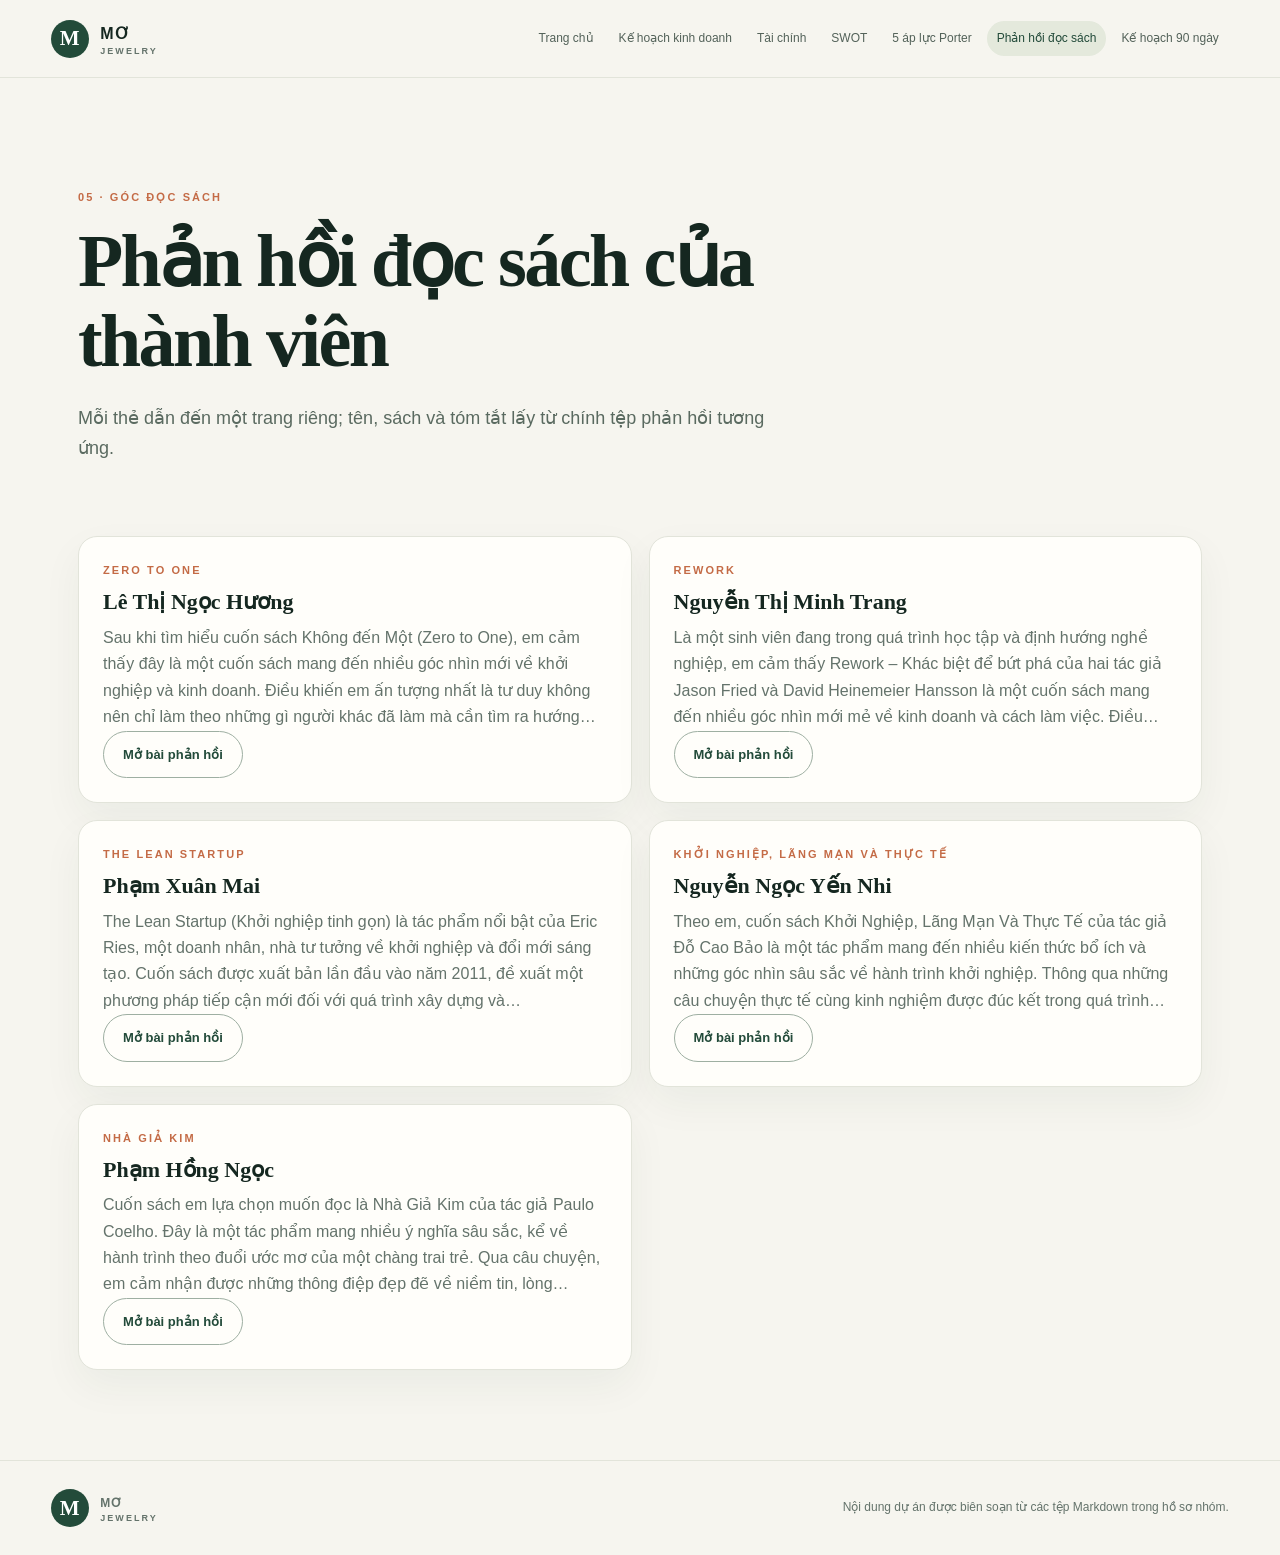
<file: reflections.html>
<!doctype html><html lang="vi"><head><meta charset="utf-8"><meta name="viewport" content="width=device-width, initial-scale=1"><meta name="theme-color" content="#10251f"><title>Phản hồi đọc sách · MƠ Jewelry</title><link rel="stylesheet" href="style.css"></head><body><header class="topbar"><a class="brand" href="index.html"><span class="brand-mark">M</span><span>MƠ <small>JEWELRY</small></span></a><button class="menu-toggle" aria-label="Mở điều hướng" onclick="document.body.classList.toggle('nav-open')">☰</button><nav><a class="" href="index.html">Trang chủ</a><a class="" href="business-plan.html">Kế hoạch kinh doanh</a><a class="" href="financial-analysis.html">Tài chính</a><a class="" href="swot.html">SWOT</a><a class="" href="five-forces.html">5 áp lực Porter</a><a class="active" href="reflections.html">Phản hồi đọc sách</a><a class="" href="action-plan.html">Kế hoạch 90 ngày</a></nav></header><main><section class="hero"><div class="eyebrow">05 · Góc đọc sách</div><h1>Phản hồi đọc sách của thành viên</h1><p class="lead">Mỗi thẻ dẫn đến một trang riêng; tên, sách và tóm tắt lấy từ chính tệp phản hồi tương ứng.</p></section><section class="grid two"><article class="card reflection"><div class="eyebrow">Zero to One</div><h3>Lê Thị Ngọc Hương</h3><p>Sau khi tìm hiểu cuốn sách Không đến Một (Zero to One), em cảm thấy đây là một cuốn sách mang đến nhiều góc nhìn mới về khởi nghiệp và kinh doanh. Điều khiến em ấn tượng nhất là tư duy không nên chỉ làm theo những gì người khác đã làm mà cần tìm ra hướng…</p><a class="button secondary" href="reflection-24030280-lethingochuong.html">Mở bài phản hồi</a></article><article class="card reflection"><div class="eyebrow">Rework</div><h3>Nguyễn Thị Minh Trang</h3><p>Là một sinh viên đang trong quá trình học tập và định hướng nghề nghiệp, em cảm thấy Rework – Khác biệt để bứt phá của hai tác giả Jason Fried và David Heinemeier Hansson là một cuốn sách mang đến nhiều góc nhìn mới mẻ về kinh doanh và cách làm việc. Điều…</p><a class="button secondary" href="reflection-24030282-nguyenthiminhtrang.html">Mở bài phản hồi</a></article><article class="card reflection"><div class="eyebrow">The Lean Startup</div><h3>Phạm Xuân Mai</h3><p>The Lean Startup (Khởi nghiệp tinh gọn) là tác phẩm nổi bật của Eric Ries, một doanh nhân, nhà tư tưởng về khởi nghiệp và đổi mới sáng tạo. Cuốn sách được xuất bản lần đầu vào năm 2011, đề xuất một phương pháp tiếp cận mới đối với quá trình xây dựng và…</p><a class="button secondary" href="reflection-24030283-phamxuanmai.html">Mở bài phản hồi</a></article><article class="card reflection"><div class="eyebrow">Khởi Nghiệp, Lãng Mạn Và Thực Tế</div><h3>Nguyễn Ngọc Yến Nhi</h3><p>Theo em, cuốn sách Khởi Nghiệp, Lãng Mạn Và Thực Tế của tác giả Đỗ Cao Bảo là một tác phẩm mang đến nhiều kiến thức bổ ích và những góc nhìn sâu sắc về hành trình khởi nghiệp. Thông qua những câu chuyện thực tế cùng kinh nghiệm được đúc kết trong quá trình…</p><a class="button secondary" href="reflection-24030296-nguyenngocyennhi.html">Mở bài phản hồi</a></article><article class="card reflection"><div class="eyebrow">nhà giả kim</div><h3>Phạm Hồng Ngọc</h3><p>Cuốn sách em lựa chọn muốn đọc là Nhà Giả Kim của tác giả Paulo Coelho. Đây là một tác phẩm mang nhiều ý nghĩa sâu sắc, kể về hành trình theo đuổi ước mơ của một chàng trai trẻ. Qua câu chuyện, em cảm nhận được những thông điệp đẹp đẽ về niềm tin, lòng…</p><a class="button secondary" href="reflection-24030360-phamhongngoc.html">Mở bài phản hồi</a></article></section></main><footer><a class="brand" href="index.html"><span class="brand-mark">M</span><span>MƠ <small>JEWELRY</small></span></a><p>Nội dung dự án được biên soạn từ các tệp Markdown trong hồ sơ nhóm.</p></footer></body></html>
</file>
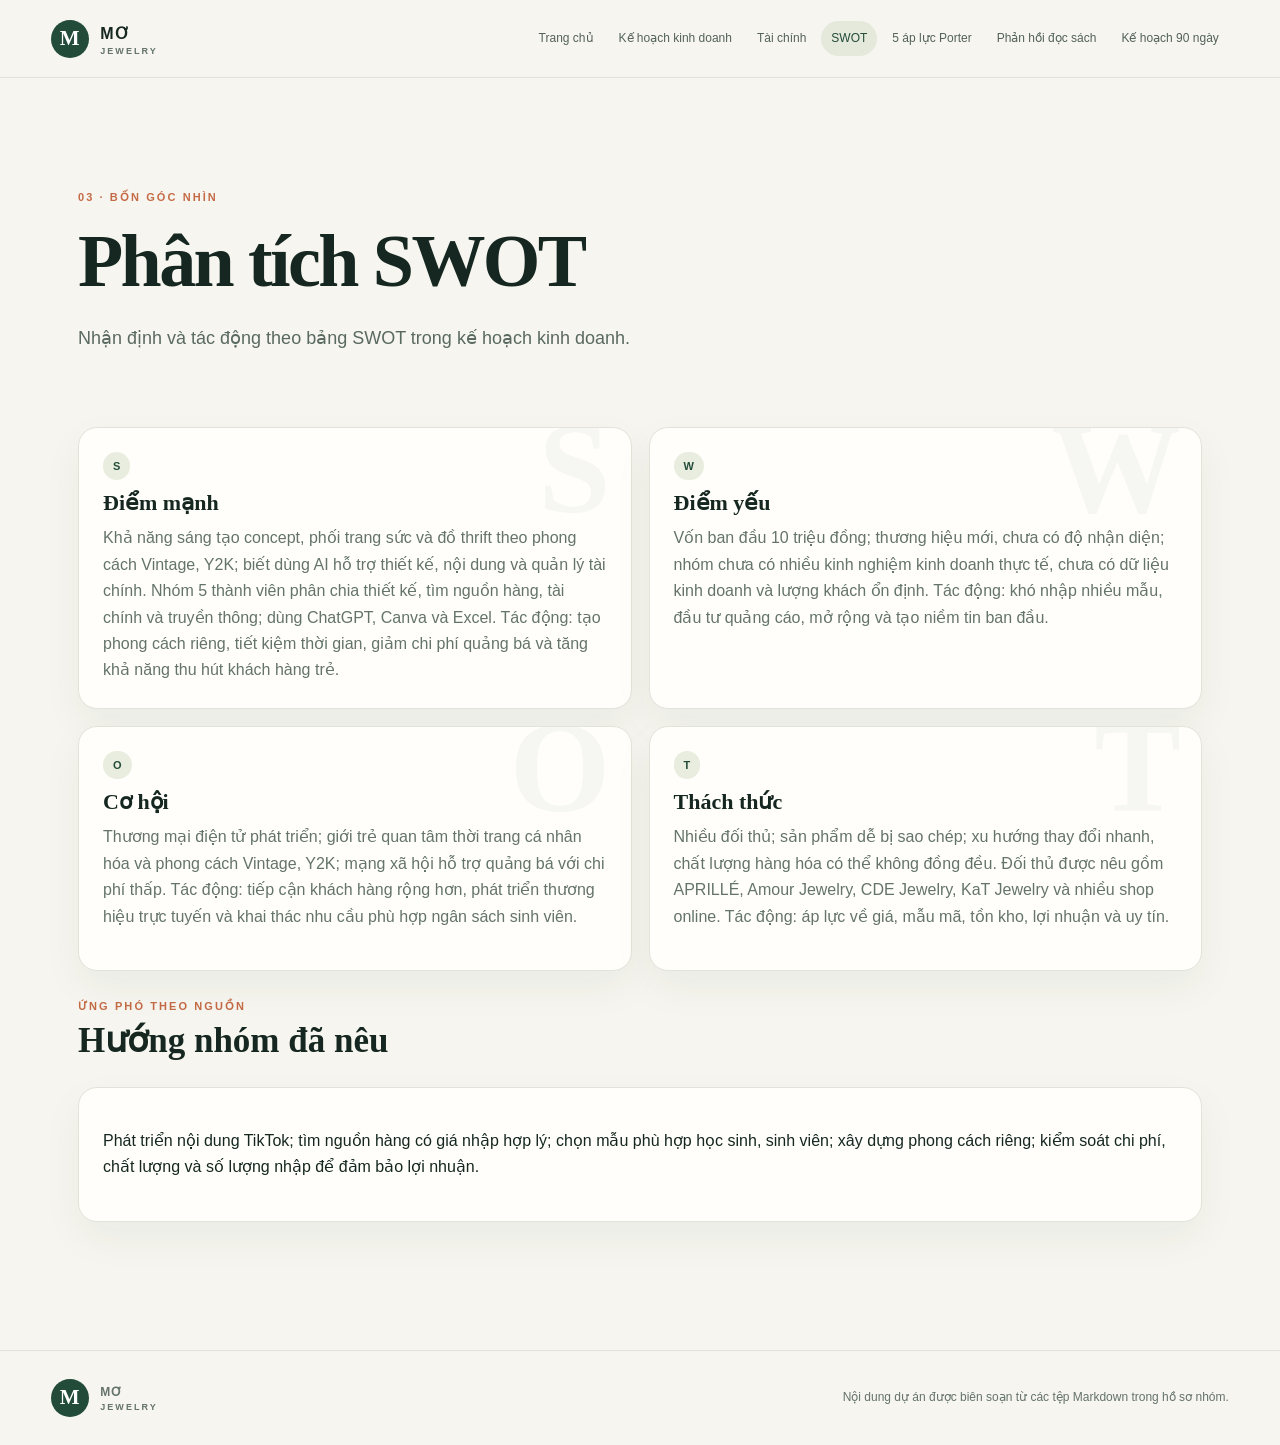
<file: swot.html>
<!doctype html><html lang="vi"><head><meta charset="utf-8"><meta name="viewport" content="width=device-width, initial-scale=1"><meta name="theme-color" content="#10251f"><title>Phân tích SWOT · MƠ Jewelry</title><link rel="stylesheet" href="style.css"></head><body><header class="topbar"><a class="brand" href="index.html"><span class="brand-mark">M</span><span>MƠ <small>JEWELRY</small></span></a><button class="menu-toggle" aria-label="Mở điều hướng" onclick="document.body.classList.toggle('nav-open')">☰</button><nav><a class="" href="index.html">Trang chủ</a><a class="" href="business-plan.html">Kế hoạch kinh doanh</a><a class="" href="financial-analysis.html">Tài chính</a><a class="active" href="swot.html">SWOT</a><a class="" href="five-forces.html">5 áp lực Porter</a><a class="" href="reflections.html">Phản hồi đọc sách</a><a class="" href="action-plan.html">Kế hoạch 90 ngày</a></nav></header><main><section class="hero"><div class="eyebrow">03 · Bốn góc nhìn</div><h1>Phân tích SWOT</h1><p class="lead">Nhận định và tác động theo bảng SWOT trong kế hoạch kinh doanh.</p></section><section class="grid two"><article class="card swot s"><span class="tag">S</span><h3>Điểm mạnh</h3><p>Khả năng sáng tạo concept, phối trang sức và đồ thrift theo phong cách Vintage, Y2K; biết dùng AI hỗ trợ thiết kế, nội dung và quản lý tài chính. Nhóm 5 thành viên phân chia thiết kế, tìm nguồn hàng, tài chính và truyền thông; dùng ChatGPT, Canva và Excel. Tác động: tạo phong cách riêng, tiết kiệm thời gian, giảm chi phí quảng bá và tăng khả năng thu hút khách hàng trẻ.</p></article><article class="card swot w"><span class="tag">W</span><h3>Điểm yếu</h3><p>Vốn ban đầu 10 triệu đồng; thương hiệu mới, chưa có độ nhận diện; nhóm chưa có nhiều kinh nghiệm kinh doanh thực tế, chưa có dữ liệu kinh doanh và lượng khách ổn định. Tác động: khó nhập nhiều mẫu, đầu tư quảng cáo, mở rộng và tạo niềm tin ban đầu.</p></article><article class="card swot o"><span class="tag">O</span><h3>Cơ hội</h3><p>Thương mại điện tử phát triển; giới trẻ quan tâm thời trang cá nhân hóa và phong cách Vintage, Y2K; mạng xã hội hỗ trợ quảng bá với chi phí thấp. Tác động: tiếp cận khách hàng rộng hơn, phát triển thương hiệu trực tuyến và khai thác nhu cầu phù hợp ngân sách sinh viên.</p></article><article class="card swot t"><span class="tag">T</span><h3>Thách thức</h3><p>Nhiều đối thủ; sản phẩm dễ bị sao chép; xu hướng thay đổi nhanh, chất lượng hàng hóa có thể không đồng đều. Đối thủ được nêu gồm APRILLÉ, Amour Jewelry, CDE Jewelry, KaT Jewelry và nhiều shop online. Tác động: áp lực về giá, mẫu mã, tồn kho, lợi nhuận và uy tín.</p></article></section><section class="section"><div class="section-head"><div><div class="eyebrow">Ứng phó theo nguồn</div><h2>Hướng nhóm đã nêu</h2></div></div><div class="panel"><p>Phát triển nội dung TikTok; tìm nguồn hàng có giá nhập hợp lý; chọn mẫu phù hợp học sinh, sinh viên; xây dựng phong cách riêng; kiểm soát chi phí, chất lượng và số lượng nhập để đảm bảo lợi nhuận.</p></div></section></main><footer><a class="brand" href="index.html"><span class="brand-mark">M</span><span>MƠ <small>JEWELRY</small></span></a><p>Nội dung dự án được biên soạn từ các tệp Markdown trong hồ sơ nhóm.</p></footer></body></html>
</file>
<file: style.css>
:root{--ink:#152720;--muted:#64736b;--paper:#f6f5ef;--white:#fffefa;--green:#234b3a;--lime:#d5e1b2;--orange:#c46b46;--line:#e2e4da;--shadow:0 16px 40px #17372c0d}*{box-sizing:border-box}html{scroll-behavior:smooth}body{margin:0;background:var(--paper);color:var(--ink);font:16px/1.65 'DM Sans',sans-serif}a{color:inherit}.topbar{height:auto;min-height:78px;padding:14px max(4vw,24px);display:flex;align-items:center;justify-content:space-between;gap:24px;background:#f6f5efeb;border-bottom:1px solid var(--line);position:sticky;top:0;z-index:10;backdrop-filter:blur(12px)}.brand{display:flex;align-items:center;gap:11px;text-decoration:none;font-weight:700;letter-spacing:.08em}.brand small{display:block;font-size:9px;letter-spacing:.23em;color:var(--muted);line-height:1}.brand-mark{display:grid;place-items:center;width:38px;height:38px;border-radius:50%;background:var(--green);color:#fff;font:600 21px 'Playfair Display',serif}nav{display:flex;gap:5px;flex-wrap:wrap;justify-content:flex-end}nav a{font-size:12px;text-decoration:none;color:#536259;padding:8px 10px;border-radius:20px}nav a:hover,nav a.active{background:#e4e9dc;color:var(--green)}.menu-toggle{display:none;background:none;border:0;font-size:23px;color:var(--green)}main{max-width:1180px;margin:0 auto;padding:38px 28px 90px}.hero{padding:72px 0 55px;max-width:800px}.hero-home{padding:88px 0 64px;max-width:100%;display:grid;grid-template-columns:1.15fr .85fr;align-items:center;gap:60px}.eyebrow{text-transform:uppercase;letter-spacing:.19em;color:var(--orange);font-size:11px;font-weight:700}.hero h1{font:600 clamp(40px,6vw,74px)/1.08 'Playfair Display',serif;letter-spacing:-.035em;margin:16px 0 22px}.lead{font-size:18px;color:#5a6a60;max-width:690px}.hero-art{min-height:360px;border-radius:220px 220px 28px 28px;background:radial-gradient(circle at 50% 36%,#e3d6bc 0 11%,transparent 11.5%),radial-gradient(ellipse at 50% 61%,#c59c75 0 22%,transparent 22.5%),linear-gradient(145deg,#e5ead8,#c9d7c3);display:grid;place-items:center;position:relative;overflow:hidden}.hero-art:before,.hero-art:after{content:'';position:absolute;border:1px solid #fff9;border-radius:50%;width:220px;height:300px;transform:rotate(32deg)}.hero-art:after{transform:rotate(-32deg)}.hero-art span{z-index:1;color:#fff;font:600 27px 'Playfair Display',serif;letter-spacing:.18em;text-shadow:0 2px 14px #234b3a44}.button{display:inline-block;margin-top:20px;border-radius:28px;padding:12px 19px;background:var(--green);color:white;text-decoration:none;font-weight:600;font-size:13px}.button.secondary{background:transparent;color:var(--green);border:1px solid #9eafa2}.grid{display:grid;grid-template-columns:repeat(3,1fr);gap:17px}.grid.two{grid-template-columns:repeat(2,1fr)}.grid.four{grid-template-columns:repeat(4,1fr)}.card,.panel{background:var(--white);border:1px solid var(--line);border-radius:19px;padding:24px;box-shadow:var(--shadow)}.card h3,.panel h3{font:600 22px/1.25 'Playfair Display',serif;margin:9px 0}.card p{color:#64736b;margin:0}.kpi{font:600 36px 'Playfair Display',serif;color:var(--green);margin:8px 0}.section{padding:26px 0 38px}.section-head{display:flex;align-items:end;justify-content:space-between;gap:24px;margin-bottom:20px}.section-head h2{font:600 35px/1.2 'Playfair Display',serif;margin:5px 0}.section-head p{max-width:500px;color:var(--muted);margin:0}.tag{display:inline-block;background:#e9eddf;color:var(--green);font-size:11px;padding:5px 10px;border-radius:20px;font-weight:700}.note{border-left:3px solid var(--orange);padding:15px 18px;background:#f0ede4;color:#5d685f;border-radius:0 12px 12px 0}.list{padding-left:19px;color:#56665c}.list li{padding:5px 0}.table-wrap{overflow:auto;border:1px solid var(--line);border-radius:16px;background:var(--white)}table{border-collapse:collapse;width:100%;min-width:600px}th,td{text-align:left;padding:14px 16px;border-bottom:1px solid var(--line);vertical-align:top}th{font-size:12px;text-transform:uppercase;letter-spacing:.08em;color:var(--muted);background:#f1f2eb}td{font-size:14px}tr:last-child td{border-bottom:0}.bar-row{display:grid;grid-template-columns:150px 1fr 100px;gap:14px;align-items:center;margin:15px 0}.bar-track{height:11px;background:#e8eae2;border-radius:20px;overflow:hidden}.bar{height:100%;background:linear-gradient(90deg,#234b3a,#8ba687);border-radius:20px}.bar-value{text-align:right;font-weight:700;color:var(--green);font-size:13px}.swot{min-height:245px;position:relative;overflow:hidden}.swot:before{position:absolute;right:20px;top:-35px;font:700 130px 'Playfair Display',serif;color:#234b3a0b}.swot.s:before{content:'S'}.swot.w:before{content:'W'}.swot.o:before{content:'O'}.swot.t:before{content:'T'}.force{min-height:225px;border-top:4px solid var(--green)}.force:nth-child(2){border-color:#b77a3e}.force:nth-child(3){border-color:#7b8d65}.force:nth-child(4){border-color:#b65346}.force:nth-child(5){border-color:#696a8b}.force .rating{font:600 25px 'Playfair Display',serif;color:var(--green);margin:12px 0}.timeline{position:relative;display:grid;grid-template-columns:repeat(3,1fr);gap:18px}.timeline:before{content:'';position:absolute;height:1px;background:#aab8a7;left:9%;right:9%;top:18px}.phase{position:relative;padding-top:42px}.phase:before{content:'';position:absolute;width:13px;height:13px;border:5px solid var(--paper);background:var(--orange);border-radius:50%;top:10px;left:22px;box-shadow:0 0 0 1px #c46b46}.reflection{display:flex;flex-direction:column;min-height:240px}.reflection .button{align-self:flex-start;margin-top:auto}.article{max-width:850px;margin:0 auto;background:var(--white);border:1px solid var(--line);border-radius:20px;padding:clamp(24px,5vw,54px);box-shadow:var(--shadow)}.article h1{font:600 clamp(34px,5vw,54px)/1.15 'Playfair Display',serif;margin:10px 0 20px}.article h2{font:600 27px 'Playfair Display',serif;margin:35px 0 12px}.article h3{font:600 20px 'Playfair Display',serif;margin:25px 0 10px}.article p,.article li{color:#53645a;line-height:1.85}.article blockquote{margin:20px 0;padding:12px 20px;border-left:3px solid var(--orange);background:#f5f2e9}.article table{margin:18px 0}.article pre{white-space:pre-wrap}.article .metadata{color:var(--muted);font-size:14px}.back{display:inline-block;margin-bottom:20px;color:var(--green);text-decoration:none;font-weight:700}footer{border-top:1px solid var(--line);padding:28px max(4vw,24px);display:flex;align-items:center;justify-content:space-between;gap:20px;color:var(--muted);font-size:12px}footer p{margin:0}.empty{background:#eeeee6;border:1px dashed #abb6a8;border-radius:18px;padding:24px;color:#52645a}@media(max-width:900px){.grid.four{grid-template-columns:repeat(2,1fr)}nav a{font-size:11px;padding:7px}}@media(max-width:700px){.topbar{padding:12px 18px}.menu-toggle{display:block}nav{display:none;position:absolute;left:0;right:0;top:66px;background:var(--paper);padding:12px 18px 18px;border-bottom:1px solid var(--line);justify-content:flex-start;box-shadow:var(--shadow)}.nav-open nav{display:flex}nav a{width:calc(50% - 5px);font-size:12px}.hero-home{grid-template-columns:1fr;gap:30px;padding:55px 0 35px}.hero-art{min-height:260px}.hero{padding:48px 0 35px}main{padding:20px 18px 60px}.grid,.grid.two,.grid.four{grid-template-columns:1fr}.timeline{grid-template-columns:1fr;gap:8px}.timeline:before{height:auto;width:1px;left:28px;top:16px;bottom:20px}.phase{padding:6px 0 6px 54px}.phase:before{left:17px;top:17px}.section-head{display:block}.bar-row{grid-template-columns:100px 1fr 76px;gap:8px;font-size:12px}footer{align-items:flex-start;flex-direction:column}}
</file>
